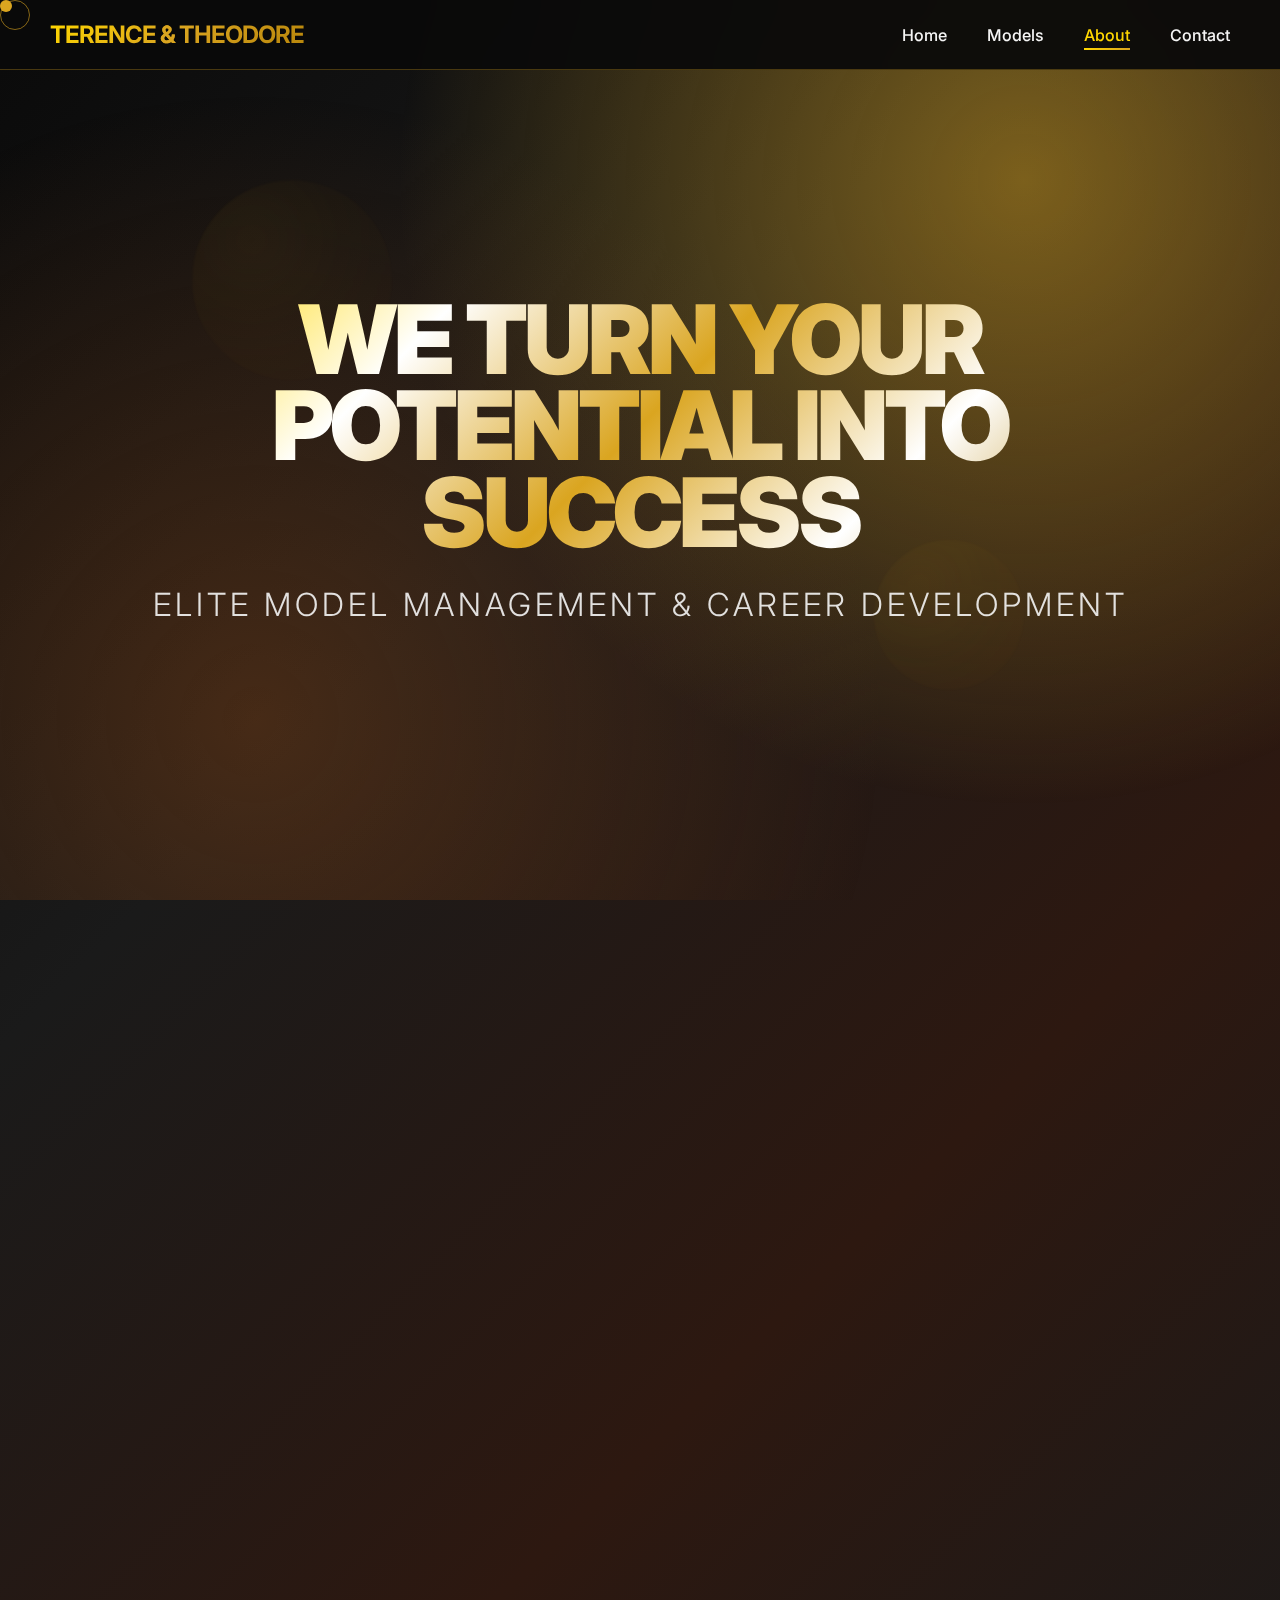
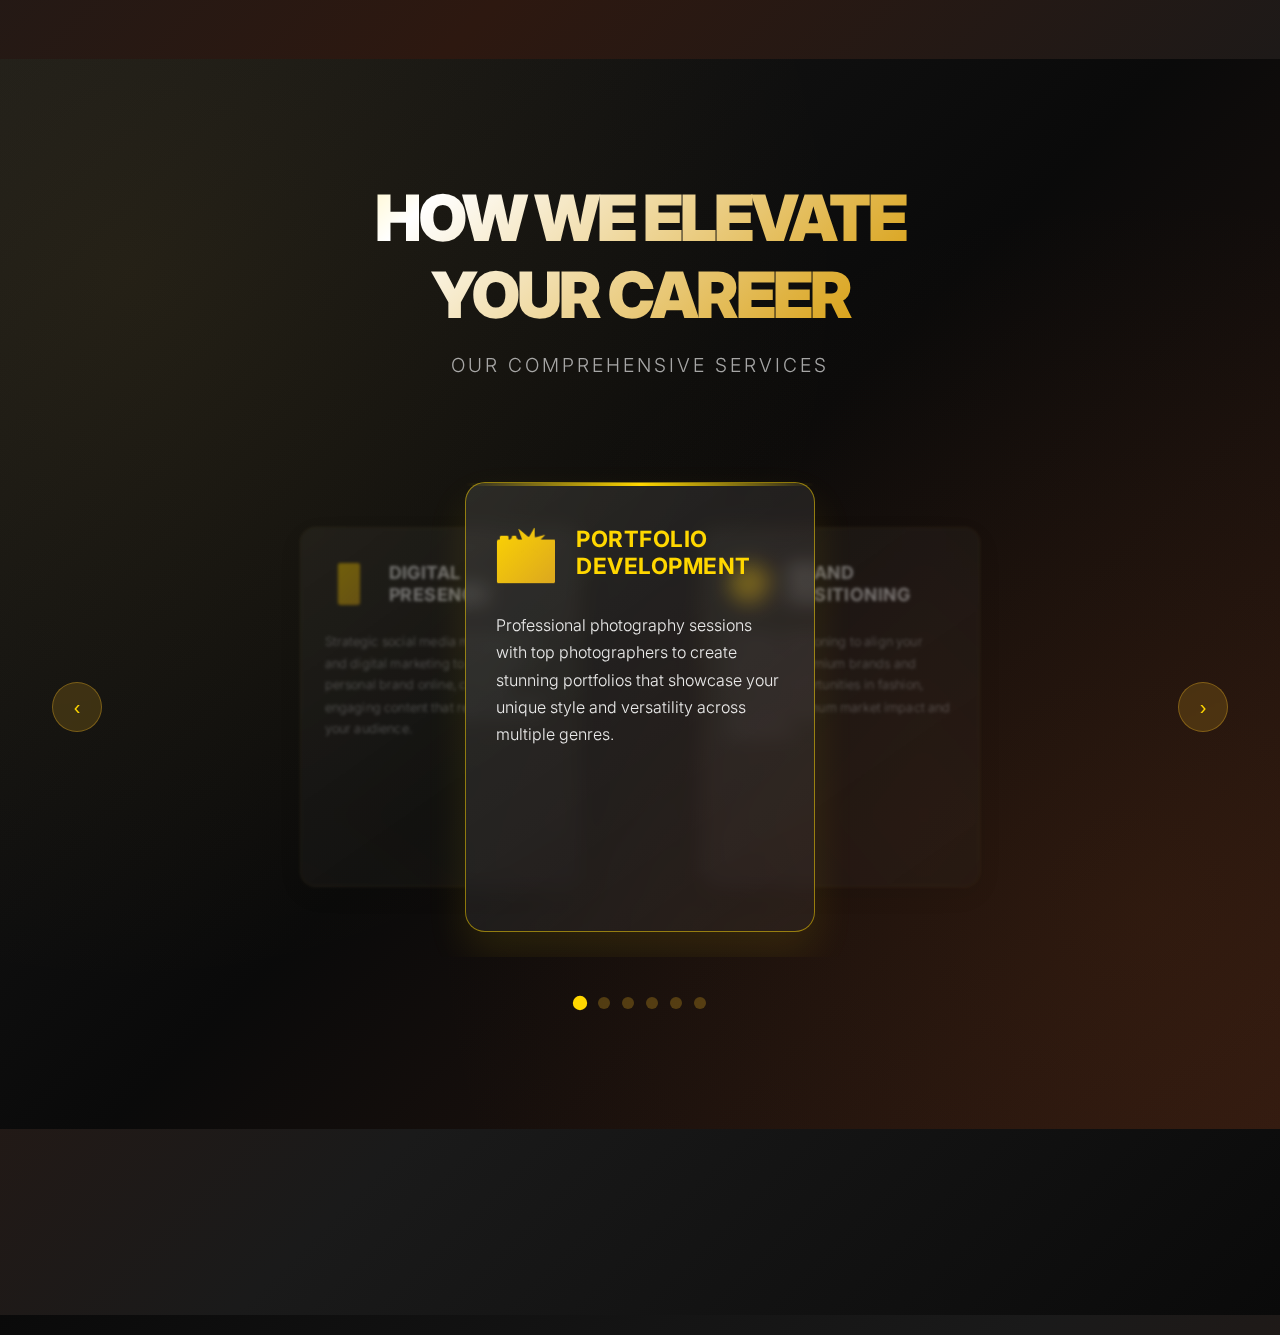
<file: about.html>
<!DOCTYPE html>
<html lang="en">
<head>
  <meta charset="UTF-8" />
  <meta name="viewport" content="width=device-width, initial-scale=1.0" />
  <title>About - Terence & Theodore Model Agency</title>
  <link href="https://fonts.googleapis.com/css2?family=Inter:wght@300;400;500;600;700;800;900&display=swap" rel="stylesheet" />
  <link rel="stylesheet" href="style.css" />
</head>

<style>

      * {
      margin: 0;
      padding: 0;
      box-sizing: border-box;
    }

    body {
      font-family: 'Inter', sans-serif;
      background: linear-gradient(135deg, #0a0a0a 0%, #1a1a1a 25%, #2d1810 50%, #1a1a1a 75%, #0a0a0a 100%);
      color: #f5f5f5;
      overflow-x: hidden;
      min-height: 100vh;
    }

    /* Background Elements */
    .animated-bg {
      position: fixed;
      top: 0;
      left: 0;
      width: 100%;
      height: 100%;
      z-index: -1;
      overflow: hidden;
    }

    .bg-orb {
      position: absolute;
      border-radius: 50%;
      background: radial-gradient(circle at 30% 30%, rgba(218, 165, 32, 0.15), rgba(184, 134, 11, 0.08), rgba(139, 69, 19, 0.04));
      animation: float 25s infinite ease-in-out;
    }

    .bg-orb:nth-child(1) {
      width: 200px;
      height: 200px;
      top: 20%;
      left: 15%;
    }

    .bg-orb:nth-child(2) {
      width: 150px;
      height: 150px;
      top: 60%;
      right: 20%;
      animation-delay: 10s;
    }

    @keyframes float {
      0%, 100% { transform: translate3d(0, 0, 0); }
      50% { transform: translate3d(15px, -10px, 0); }
    }

    /* Services Section */
    .services-section {
      padding: 120px 50px;
      background: linear-gradient(135deg, #1a1a1a 0%, #0a0a0a 50%, #2d1810 100%);
      position: relative;
      overflow: hidden;
    }

    .services-section::before {
      content: '';
      position: absolute;
      top: 0;
      left: 0;
      width: 100%;
      height: 100%;
      background: 
        radial-gradient(circle at 10% 20%, rgba(218, 165, 32, 0.08) 0%, transparent 50%),
        radial-gradient(circle at 90% 80%, rgba(139, 69, 19, 0.12) 0%, transparent 50%);
      z-index: 1;
    }

    .services-header {
      max-width: 1200px;
      margin: 0 auto 80px;
      text-align: center;
      position: relative;
      z-index: 2;
    }

    .services-title {
      font-size: clamp(2.5rem, 5vw, 4rem);
      font-weight: 900;
      text-transform: uppercase;
      letter-spacing: -3px;
      background: linear-gradient(135deg, #FFD700 0%, #FFFFFF 30%, #DAA520 70%, #FFD700 100%);
      -webkit-background-clip: text;
      background-clip: text;
      color: transparent;
      margin-bottom: 20px;
    }

    .services-subtitle {
      font-size: 1.2rem;
      color: #cccccc;
      font-weight: 300;
      letter-spacing: 3px;
      text-transform: uppercase;
      opacity: 0.8;
    }

    /* Simple Carousel */
    .carousel-container {
      max-width: 1200px;
      margin: 0 auto;
      position: relative;
      z-index: 2;
    }

    .carousel-wrapper {
      position: relative;
      height: 500px;
      display: flex;
      align-items: center;
      justify-content: center;
    }

    .service-card {
      position: absolute;
      width: 350px;
      height: 450px;
      background: linear-gradient(145deg, 
        rgba(255, 255, 255, 0.1) 0%, 
        rgba(255, 255, 255, 0.05) 100%);
      border-radius: 20px;
      padding: 40px 30px;
      backdrop-filter: blur(10px);
      border: 1px solid rgba(218, 165, 32, 0.2);
      transition: all 0.5s ease;
      cursor: pointer;
      opacity: 0;
      transform: translateX(400px) scale(0.8);
      box-shadow: 0 10px 30px rgba(0, 0, 0, 0.2);
    }

    .service-card.active {
      opacity: 1;
      transform: translateX(0) scale(1);
      border-color: rgba(255, 215, 0, 0.5);
      box-shadow: 0 20px 40px rgba(255, 215, 0, 0.1);
    }

    .service-card::before {
      content: '';
      position: absolute;
      top: 0;
      left: 0;
      right: 0;
      height: 3px;
      background: linear-gradient(90deg, transparent, #FFD700, transparent);
      opacity: 0;
      transition: opacity 0.3s ease;
    }

    .service-card.active::before {
      opacity: 1;
    }

    /* Card Content */
    .service-header {
      display: flex;
      align-items: center;
      margin-bottom: 30px;
    }

    .service-icon {
      font-size: 3rem;
      margin-right: 20px;
      background: linear-gradient(135deg, #FFD700, #DAA520);
      -webkit-background-clip: text;
      background-clip: text;
      color: transparent;
      transition: transform 0.3s ease;
    }

    .service-card.active .service-icon {
      transform: scale(1.1);
    }

    .service-name {
      font-size: 1.4rem;
      font-weight: 700;
      color: #ffffff;
      text-transform: uppercase;
      letter-spacing: 0.5px;
      line-height: 1.2;
      transition: color 0.3s ease;
    }

    .service-card.active .service-name {
      color: #FFD700;
    }

    .service-description {
      font-size: 1rem;
      color: #cccccc;
      line-height: 1.7;
      font-weight: 300;
      opacity: 0.9;
      transition: color 0.3s ease;
    }

    .service-card.active .service-description {
      color: #ffffff;
    }

    /* Navigation */
    .carousel-nav {
      position: absolute;
      top: 50%;
      transform: translateY(-50%);
      width: 50px;
      height: 50px;
      border-radius: 50%;
      background: rgba(218, 165, 32, 0.2);
      border: 1px solid rgba(218, 165, 32, 0.4);
      color: #FFD700;
      font-size: 20px;
      display: flex;
      align-items: center;
      justify-content: center;
      cursor: pointer;
      transition: all 0.3s ease;
      backdrop-filter: blur(5px);
      z-index: 10;
    }

    .carousel-nav:hover {
      background: rgba(255, 215, 0, 0.3);
      border-color: #FFD700;
      transform: translateY(-50%) scale(1.1);
    }

    .carousel-nav.prev {
      left: -500px;
    }

    .carousel-nav.next {
      right: -500px;
    }

    /* Indicators */
    .carousel-indicators {
      display: flex;
      justify-content: center;
      gap: 12px;
      margin-top: 40px;
    }

    .indicator {
      width: 12px;
      height: 12px;
      border-radius: 50%;
      background: rgba(218, 165, 32, 0.3);
      transition: all 0.3s ease;
      cursor: pointer;
    }

    .indicator.active {
      background: #FFD700;
      transform: scale(1.2);
    }

    /* Responsive Design */
    @media (max-width: 768px) {
      .services-section {
        padding: 80px 20px;
      }

      .carousel-wrapper {
        height: 400px;
      }

      .service-card {
        width: 300px;
        height: 380px;
        padding: 30px 25px;
      }

      .service-icon {
        font-size: 2.5rem;
        margin-right: 15px;
      }

      .service-name {
        font-size: 1.2rem;
      }

      .service-description {
        font-size: 0.9rem;
      }

      .carousel-nav {
        width: 40px;
        height: 40px;
        font-size: 18px;
      }

      .carousel-nav.prev {
        left: -20px;
      }

      .carousel-nav.next {
        right: -20px;
      }
    }

        .tt-agency-reset * {
      margin: 0;
      padding: 0;
      box-sizing: border-box;
    }

    .tt-agency-body {
      font-family: 'Inter', sans-serif;
      background: linear-gradient(135deg, #0a0a0a 0%, #1a1a1a 25%, #2d1810 50%, #1a1a1a 75%, #0a0a0a 100%);
      color: #f5f5f5;
      overflow-x: hidden;
      min-height: 100vh;
    }

    /* Background Elements */
    .tt-agency-animated-bg {
      position: fixed;
      top: 0;
      left: 0;
      width: 100%;
      height: 100%;
      z-index: -1;
      overflow: hidden;
    }

    .tt-agency-bg-orb {
      position: absolute;
      border-radius: 50%;
      background: radial-gradient(circle at 30% 30%, rgba(218, 165, 32, 0.15), rgba(184, 134, 11, 0.08), rgba(139, 69, 19, 0.04));
      animation: tt-agency-float 25s infinite ease-in-out;
    }

    .tt-agency-bg-orb:nth-child(1) {
      width: 200px;
      height: 200px;
      top: 20%;
      left: 15%;
    }

    .tt-agency-bg-orb:nth-child(2) {
      width: 150px;
      height: 150px;
      top: 60%;
      right: 20%;
      animation-delay: 10s;
    }

    @keyframes tt-agency-float {
      0%, 100% { transform: translate3d(0, 0, 0); }
      50% { transform: translate3d(15px, -10px, 0); }
    }

    /* Services Section */
    .tt-agency-services-section {
      padding: 120px 50px;
      background: linear-gradient(135deg, #1a1a1a 0%, #0a0a0a 50%, #2d1810 100%);
      position: relative;
      overflow: hidden;
    }

    .tt-agency-services-section::before {
      content: '';
      position: absolute;
      top: 0;
      left: 0;
      width: 100%;
      height: 100%;
      background: 
        radial-gradient(circle at 10% 20%, rgba(218, 165, 32, 0.08) 0%, transparent 50%),
        radial-gradient(circle at 90% 80%, rgba(139, 69, 19, 0.12) 0%, transparent 50%);
      z-index: 1;
    }

    .tt-agency-services-header {
      max-width: 1200px;
      margin: 0 auto 80px;
      text-align: center;
      position: relative;
      z-index: 2;
    }

    .tt-agency-services-title {
      font-size: clamp(2.5rem, 5vw, 4rem);
      font-weight: 900;
      text-transform: uppercase;
      letter-spacing: -3px;
      background: linear-gradient(135deg, #FFD700 0%, #FFFFFF 30%, #DAA520 70%, #FFD700 100%);
      -webkit-background-clip: text;
      background-clip: text;
      color: transparent;
      margin-bottom: 20px;
    }

    .tt-agency-services-subtitle {
      font-size: 1.2rem;
      color: #cccccc;
      font-weight: 300;
      letter-spacing: 3px;
      text-transform: uppercase;
      opacity: 0.8;
    }

    /* Enhanced Carousel with Background Cards */
    .tt-agency-carousel-container {
      max-width: 1200px;
      margin: 0 auto;
      position: relative;
      z-index: 2;
    }

    .tt-agency-carousel-wrapper {
      position: relative;
      height: 500px;
      display: flex;
      align-items: center;
      justify-content: center;
      overflow: hidden;
    }

    .tt-agency-service-card {
      position: absolute;
      width: 350px;
      height: 450px;
      background: linear-gradient(145deg, 
        rgba(255, 255, 255, 0.1) 0%, 
        rgba(255, 255, 255, 0.05) 100%);
      border-radius: 20px;
      padding: 40px 30px;
      backdrop-filter: blur(10px);
      border: 1px solid rgba(218, 165, 32, 0.2);
      transition: all 0.8s cubic-bezier(0.4, 0, 0.2, 1);
      cursor: pointer;
      box-shadow: 0 10px 30px rgba(0, 0, 0, 0.2);
      transform-origin: center;
    }

    /* Active card (center) */
    .tt-agency-service-card.tt-active {
      opacity: 1;
      transform: translateX(0) scale(1) translateZ(0);
      border-color: rgba(255, 215, 0, 0.5);
      box-shadow: 0 20px 40px rgba(255, 215, 0, 0.1);
      z-index: 10;
    }

    /* Previous card (left background) */
    .tt-agency-service-card.tt-prev {
      opacity: 0.4;
      transform: translateX(-200px) scale(0.8) translateZ(0);
      filter: blur(2px);
      z-index: 5;
    }

    /* Next card (right background) */
    .tt-agency-service-card.tt-next {
      opacity: 0.4;
      transform: translateX(200px) scale(0.8) translateZ(0);
      filter: blur(2px);
      z-index: 5;
    }

    /* Hidden cards */
    .tt-agency-service-card.tt-hidden {
      opacity: 0;
      transform: translateX(400px) scale(0.6) translateZ(0);
      z-index: 1;
    }

    .tt-agency-service-card::before {
      content: '';
      position: absolute;
      top: 0;
      left: 0;
      right: 0;
      height: 3px;
      background: linear-gradient(90deg, transparent, #FFD700, transparent);
      opacity: 0;
      transition: opacity 0.3s ease;
    }

    .tt-agency-service-card.tt-active::before {
      opacity: 1;
    }

    /* Card Content */
    .tt-agency-service-header {
      display: flex;
      align-items: center;
      margin-bottom: 30px;
    }

    .tt-agency-service-icon {
      font-size: 3rem;
      margin-right: 20px;
      background: linear-gradient(135deg, #FFD700, #DAA520);
      -webkit-background-clip: text;
      background-clip: text;
      color: transparent;
      transition: transform 0.3s ease;
    }

    .tt-agency-service-card.tt-active .tt-agency-service-icon {
      transform: scale(1.1);
    }

    .tt-agency-service-name {
      font-size: 1.4rem;
      font-weight: 700;
      color: #ffffff;
      text-transform: uppercase;
      letter-spacing: 0.5px;
      line-height: 1.2;
      transition: color 0.3s ease;
    }

    .tt-agency-service-card.tt-active .tt-agency-service-name {
      color: #FFD700;
    }

    .tt-agency-service-description {
      font-size: 1rem;
      color: #cccccc;
      line-height: 1.7;
      font-weight: 300;
      opacity: 0.9;
      transition: color 0.3s ease;
    }

    .tt-agency-service-card.tt-active .tt-agency-service-description {
      color: #ffffff;
    }

    /* Navigation */
    .tt-agency-carousel-nav {
      position: absolute;
      top: 50%;
      transform: translateY(-50%);
      width: 50px;
      height: 50px;
      border-radius: 50%;
      background: rgba(218, 165, 32, 0.2);
      border: 1px solid rgba(218, 165, 32, 0.4);
      color: #FFD700;
      font-size: 20px;
      display: flex;
      align-items: center;
      justify-content: center;
      cursor: pointer;
      transition: all 0.3s ease;
      backdrop-filter: blur(5px);
      z-index: 20;
    }

    .tt-agency-carousel-nav:hover {
      background: rgba(255, 215, 0, 0.3);
      border-color: #FFD700;
      transform: translateY(-50%) scale(1.1);
    }

    .tt-agency-carousel-nav.tt-prev {
      left: 2px;
    }

    .tt-agency-carousel-nav.tt-next {
      right: 2px;
    }

    /* Indicators */
    .tt-agency-carousel-indicators {
      display: flex;
      justify-content: center;
      gap: 12px;
      margin-top: 40px;
    }

    .tt-agency-indicator {
      width: 12px;
      height: 12px;
      border-radius: 50%;
      background: rgba(218, 165, 32, 0.3);
      transition: all 0.3s ease;
      cursor: pointer;
    }

    .tt-agency-indicator.tt-active {
      background: #FFD700;
      transform: scale(1.2);
    }

    /* Responsive Design */
    @media (max-width: 768px) {
      .tt-agency-services-section {
        padding: 80px 20px;
      }

      .tt-agency-carousel-wrapper {
        height: 400px;
      }

      .tt-agency-service-card {
        width: 300px;
        height: 380px;
        padding: 30px 25px;
      }

      .tt-agency-service-card.tt-prev {
        transform: translateX(-150px) scale(0.7) translateZ(0);
      }

      .tt-agency-service-card.tt-next {
        transform: translateX(150px) scale(0.7) translateZ(0);
      }

      .tt-agency-service-icon {
        font-size: 2.5rem;
        margin-right: 15px;
      }

      .tt-agency-service-name {
        font-size: 1.2rem;
      }

      .tt-agency-service-description {
        font-size: 0.9rem;
      }

      .tt-agency-carousel-nav {
        width: 40px;
        height: 40px;
        font-size: 18px;
      }

      .tt-agency-carousel-nav.tt-prev {
        left: -20px;
      }

      .tt-agency-carousel-nav.tt-next {
        right: -20px;
      }
    }

</style>
<body>
  <!-- Background -->
  <div class="animated-bg">
    <div class="bg-orb"></div>
    <div class="bg-orb"></div>
  </div>

  <div class="cursor"></div>
  <div class="cursor-follower"></div>

  <header>
    <div class="header-content">
      <a href="index.html" class="logo">TERENCE <span>&</span> THEODORE</a>
      
      <!-- Desktop Navigation -->
      <nav class="nav-desktop">
        <ul>
          <li><a href="index.html">Home</a></li>
          <li><a href="models.html">Models</a></li>
          <li><a href="about.html" class="active">About</a></li>
          <li><a href="contact.html">Contact</a></li>
        </ul>
      </nav>

      <!-- Mobile Navigation -->
      <nav class="nav-mobile">
        <button class="mobile-menu-btn">☰</button>
        <div class="mobile-menu">
          <ul>
            <li><a href="index.html">Home</a></li>
            <li><a href="models.html">Models</a></li>
            <li><a href="about.html" class="active">About</a></li>
            <li><a href="contact.html">Contact</a></li>
          </ul>
        </div>
      </nav>
    </div>
  </header>

  <section class="hero">
    <div class="hero-content">
      <h1 class="hero-title">WE TURN YOUR<br>POTENTIAL INTO<br>SUCCESS</h1>
      <p class="hero-subtitle">Elite Model Management & Career Development</p>
    </div>
  </section>

  <section class="about-content fade-in">
    <div class="about-container">
      <div class="about-text">
        <div class="about-highlight">Working with Terence & Theodore</div>
        <h2 class="about-title">WE UNITE TALENT<br>WITH OPPORTUNITY</h2>
        <p class="about-description">
          We're a team of industry experts who know how to market, manage, and elevate your modeling career. Our comprehensive approach ensures that every aspect of your professional journey is meticulously crafted for maximum impact.
        </p>
        <p class="about-description">
          From runway to editorial, commercial to luxury brands, we help our models realize their full potential in the fashion industry. Our commitment to excellence has made us the trusted choice for both emerging and established talent.
        </p>
      </div>
      <div class="about-visual">
        <div class="stat-card">
          <div class="stat-number">25+</div>
          <div class="stat-label">Years of Excellence</div>
        </div>
        <div class="stat-card">
          <div class="stat-number">150+</div>
          <div class="stat-label">Elite Models</div>
        </div>
        <div class="stat-card">
          <div class="stat-number">500+</div>
          <div class="stat-label">Brand Partnerships</div>
        </div>
      </div>
    </div>
  </section>



    <section class="tt-agency-services-section">
      <div class="tt-agency-services-header">
        <h2 class="tt-agency-services-title">HOW WE ELEVATE<br>YOUR CAREER</h2>
        <p class="tt-agency-services-subtitle">Our comprehensive services</p>
      </div>

      <div class="tt-agency-carousel-container">
        <div class="tt-agency-carousel-wrapper">
          <div class="tt-agency-service-card tt-active">
            <div class="tt-agency-service-header">
              <div class="tt-agency-service-icon">📸</div>
              <h3 class="tt-agency-service-name">Portfolio<br>Development</h3>
            </div>
            <p class="tt-agency-service-description">Professional photography sessions with top photographers to create stunning portfolios that showcase your unique style and versatility across multiple genres.</p>
          </div>
          
          <div class="tt-agency-service-card tt-hidden">
            <div class="tt-agency-service-header">
              <div class="tt-agency-service-icon">🎯</div>
              <h3 class="tt-agency-service-name">Brand<br>Positioning</h3>
            </div>
            <p class="tt-agency-service-description">Strategic positioning to align your image with premium brands and exclusive opportunities in fashion, ensuring maximum market impact and recognition.</p>
          </div>
          
          <div class="tt-agency-service-card tt-hidden">
            <div class="tt-agency-service-header">
              <div class="tt-agency-service-icon">⭐</div>
              <h3 class="tt-agency-service-name">Career<br>Management</h3>
            </div>
            <p class="tt-agency-service-description">Comprehensive career planning and management to ensure sustained growth and success in modeling, with personalized strategies for each stage of your journey.</p>
          </div>
          
          <div class="tt-agency-service-card tt-hidden">
            <div class="tt-agency-service-header">
              <div class="tt-agency-service-icon">🤝</div>
              <h3 class="tt-agency-service-name">Industry<br>Connections</h3>
            </div>
            <p class="tt-agency-service-description">Access to our extensive network of photographers, designers, and industry professionals worldwide, opening doors to exclusive opportunities and collaborations.</p>
          </div>
          
          <div class="tt-agency-service-card tt-hidden">
            <div class="tt-agency-service-header">
              <div class="tt-agency-service-icon">💼</div>
              <h3 class="tt-agency-service-name">Contract<br>Negotiation</h3>
            </div>
            <p class="tt-agency-service-description">Expert negotiation to secure the best terms and rates for your modeling contracts and partnerships, ensuring fair compensation and favorable conditions.</p>
          </div>
          
          <div class="tt-agency-service-card tt-hidden">
            <div class="tt-agency-service-header">
              <div class="tt-agency-service-icon">📱</div>
              <h3 class="tt-agency-service-name">Digital<br>Presence</h3>
            </div>
            <p class="tt-agency-service-description">Strategic social media management and digital marketing to build your personal brand online, creating engaging content that resonates with your audience.</p>
          </div>

          <button class="tt-agency-carousel-nav tt-prev" onclick="ttAgencyChangeSlide(-1)">‹</button>
          <button class="tt-agency-carousel-nav tt-next" onclick="ttAgencyChangeSlide(1)">›</button>
        </div>

        <div class="tt-agency-carousel-indicators" id="ttAgencyIndicators"></div>
      </div>
    </section>


  <footer class="fade-in">
    <div class="footer-content">
      <div class="footer-brand">
        <a href="index.html" class="footer-logo">TERENCE <span>&</span> THEODORE</a>
        <p class="footer-tagline">Premium Model Management</p>
      </div>
      <div class="footer-links">
        <a href="contact.html">Apply Now</a>
        <a href="about.html">About Us</a>
      </div>
      <div class="footer-copyright">
        © 2024 Terence & Theodore. All rights reserved.
      </div>
    </div>
  </footer>

   <script>
  // Cursor functionality (unchanged)
  let mouseX = 0, mouseY = 0;
  let cursorX = 0, cursorY = 0;
  let followerX = 0, followerY = 0;

  const cursor = document.querySelector('.cursor');
  const follower = document.querySelector('.cursor-follower');

  let ticking = false;

  document.addEventListener('mousemove', (e) => {
    mouseX = e.clientX;
    mouseY = e.clientY;
    if (!ticking) {
      requestAnimationFrame(updateCursor);
      ticking = true;
    }
  });

  function updateCursor() {
    cursorX += (mouseX - cursorX) * 0.9;
    cursorY += (mouseY - cursorY) * 0.9;

    followerX += (mouseX - followerX) * 0.15;
    followerY += (mouseY - followerY) * 0.15;

    cursor.style.transform = `translate(${cursorX - 6}px, ${cursorY - 6}px)`;
    follower.style.transform = `translate(${followerX - 15}px, ${followerY - 15}px)`;

    ticking = false;
  }

  document.addEventListener('mouseenter', () => {
    cursor.style.opacity = '1';
    follower.style.opacity = '0.6';
  });

  document.addEventListener('mouseleave', () => {
    cursor.style.opacity = '0';
    follower.style.opacity = '0';
  });

  // Fade-in animations
  const observerOptions = {
    threshold: 0.1,
    rootMargin: '0px 0px -50px 0px'
  };

  const observer = new IntersectionObserver((entries) => {
    entries.forEach(entry => {
      if (entry.isIntersecting) {
        entry.target.classList.add('visible');
        observer.unobserve(entry.target);
      }
    });
  }, observerOptions);

  document.querySelectorAll('.fade-in').forEach(el => observer.observe(el));

  // ============================
  // Carousel Functionality FIXED
  // ============================
    let ttAgencyCurrentSlide = 0;
    const ttAgencyCards = document.querySelectorAll('.tt-agency-service-card');
    const ttAgencyTotalCards = ttAgencyCards.length;
    const ttAgencyIndicatorsContainer = document.getElementById('ttAgencyIndicators');

    // Create indicators
    function ttAgencyCreateIndicators() {
      for (let i = 0; i < ttAgencyTotalCards; i++) {
        const indicator = document.createElement('div');
        indicator.className = 'tt-agency-indicator';
        if (i === 0) indicator.classList.add('tt-active');
        indicator.addEventListener('click', () => ttAgencyGoToSlide(i));
        ttAgencyIndicatorsContainer.appendChild(indicator);
      }
    }

    // Update indicators
    function ttAgencyUpdateIndicators() {
      const indicators = document.querySelectorAll('.tt-agency-indicator');
      indicators.forEach((indicator, index) => {
        indicator.classList.toggle('tt-active', index === ttAgencyCurrentSlide);
      });
    }

    // Position cards based on current slide
    function ttAgencyPositionCards() {
      ttAgencyCards.forEach((card, index) => {
        card.classList.remove('tt-active', 'tt-prev', 'tt-next', 'tt-hidden');
        
        if (index === ttAgencyCurrentSlide) {
          card.classList.add('tt-active');
        } else if (index === ttAgencyCurrentSlide - 1 || 
                  (ttAgencyCurrentSlide === 0 && index === ttAgencyTotalCards - 1)) {
          card.classList.add('tt-prev');
        } else if (index === ttAgencyCurrentSlide + 1 || 
                  (ttAgencyCurrentSlide === ttAgencyTotalCards - 1 && index === 0)) {
          card.classList.add('tt-next');
        } else {
          card.classList.add('tt-hidden');
        }
      });
    }

    // Go to specific slide
    function ttAgencyGoToSlide(slideIndex) {
      ttAgencyCurrentSlide = slideIndex;
      ttAgencyPositionCards();
      ttAgencyUpdateIndicators();
    }

    // Change slide (circular)
    function ttAgencyChangeSlide(direction) {
      ttAgencyCurrentSlide += direction;
      
      // Make it circular
      if (ttAgencyCurrentSlide < 0) {
        ttAgencyCurrentSlide = ttAgencyTotalCards - 1;
      } else if (ttAgencyCurrentSlide >= ttAgencyTotalCards) {
        ttAgencyCurrentSlide = 0;
      }
      
      ttAgencyGoToSlide(ttAgencyCurrentSlide);
    }

    // Touch support
    let ttAgencyTouchStartX = 0;
    let ttAgencyTouchEndX = 0;

    document.querySelector('.tt-agency-carousel-wrapper').addEventListener('touchstart', (e) => {
      ttAgencyTouchStartX = e.changedTouches[0].screenX;
    });

    document.querySelector('.tt-agency-carousel-wrapper').addEventListener('touchend', (e) => {
      ttAgencyTouchEndX = e.changedTouches[0].screenX;
      ttAgencyHandleSwipe();
    });

    function ttAgencyHandleSwipe() {
      const swipeThreshold = 50;
      const diff = ttAgencyTouchStartX - ttAgencyTouchEndX;
      
      if (Math.abs(diff) > swipeThreshold) {
        if (diff > 0) {
          ttAgencyChangeSlide(1); // Swipe left, go to next
        } else {
          ttAgencyChangeSlide(-1); // Swipe right, go to previous
        }
      }
    }

    // Keyboard navigation
    document.addEventListener('keydown', (e) => {
      if (e.key === 'ArrowLeft') {
        ttAgencyChangeSlide(-1);
      } else if (e.key === 'ArrowRight') {
        ttAgencyChangeSlide(1);
      }
    });

    // Initialize
    ttAgencyCreateIndicators();
    ttAgencyPositionCards();
  </script>

</body>
</html>
</file>
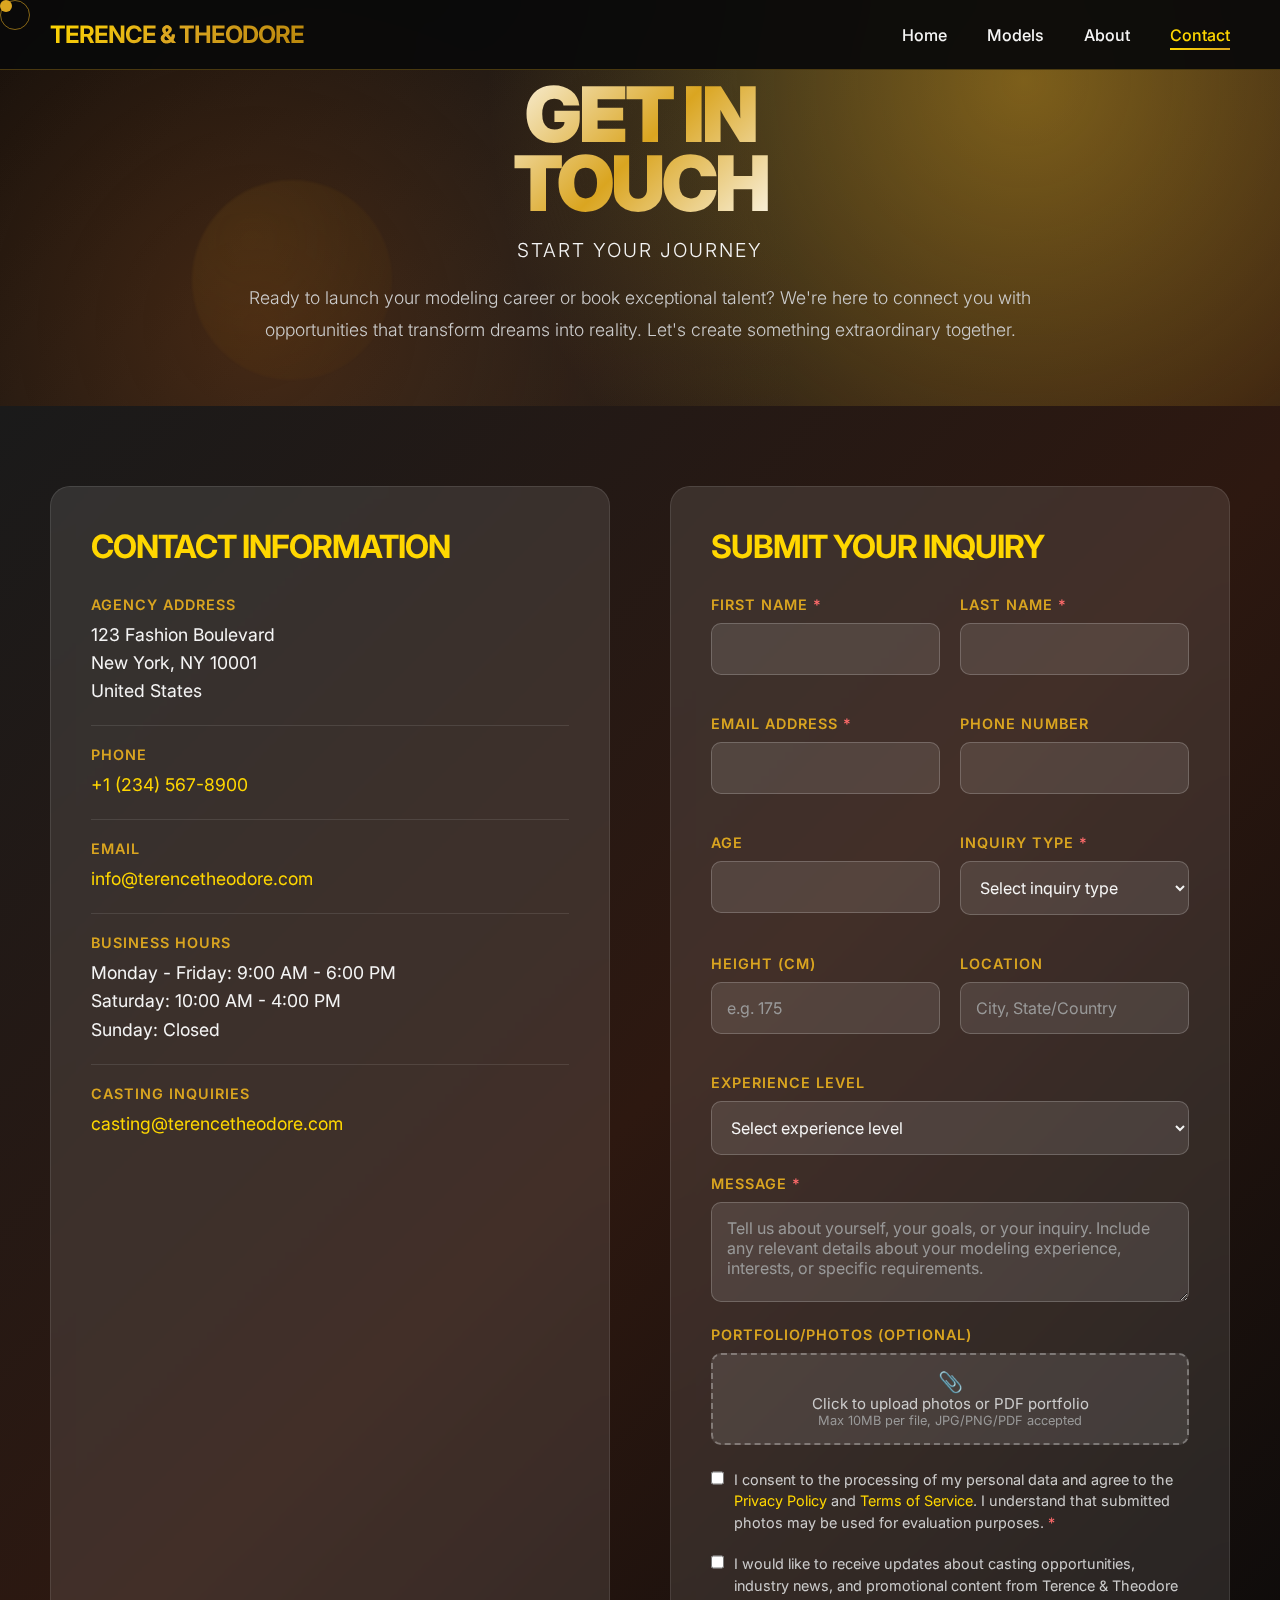
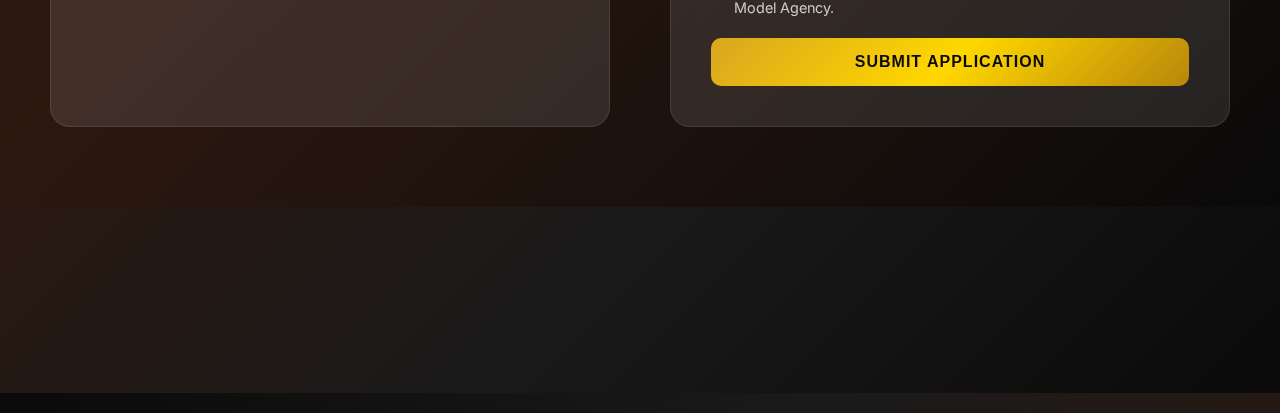
<file: contact.html>
<!DOCTYPE html>
<html lang="en">
<head>
  <meta charset="UTF-8" />
  <meta name="viewport" content="width=device-width, initial-scale=1.0" />
  <title>Contact - Terence & Theodore Model Agency</title>
  <link href="https://fonts.googleapis.com/css2?family=Inter:wght@300;400;500;600;700;800;900&display=swap" rel="stylesheet" />
    <link rel="stylesheet" href="style.css" />
</head>
<body>
  <!-- Background -->
  <div class="animated-bg">
    <div class="bg-orb"></div>
    <div class="bg-orb"></div>
  </div>

  <div class="cursor"></div>
  <div class="cursor-follower"></div>

  <header>
    <div class="header-content">
      <a href="index.html" class="logo">TERENCE <span>&</span> THEODORE</a>
      
      <!-- Desktop Navigation -->
      <nav class="nav-desktop">
        <ul>
          <li><a href="index.html">Home</a></li>
          <li><a href="models.html">Models</a></li>
          <li><a href="about.html">About</a></li>
          <li><a href="contact.html" class="active">Contact</a></li>
        </ul>
      </nav>

      <!-- Mobile Navigation -->
      <nav class="nav-mobile">
        <button class="mobile-menu-btn">☰</button>
        <div class="mobile-menu">
          <ul>
            <li><a href="index.html">Home</a></li>
            <li><a href="models.html">Models</a></li>
            <li><a href="about.html">About</a></li>
            <li><a href="contact.html" class="active">Contact</a></li>
          </ul>
        </div>
      </nav>
    </div>
  </header>

  <main>
    <section class="contact-hero">
      <div class="contact-hero-content">
        <h1 class="contact-title">GET IN<br>TOUCH</h1>
        <p class="contact-subtitle">Start Your Journey</p>
        <p class="contact-description">
          Ready to launch your modeling career or book exceptional talent? We're here to connect you with opportunities that transform dreams into reality. Let's create something extraordinary together.
        </p>
      </div>
    </section>

    <section class="contact-form-section fade-in">
      <div class="contact-container">
        <div class="contact-info">
          <h3>Contact Information</h3>
          
          <div class="info-item">
            <div class="info-label">Agency Address</div>
            <div class="info-text">
              123 Fashion Boulevard<br>
              New York, NY 10001<br>
              United States
            </div>
          </div>

          <div class="info-item">
            <div class="info-label">Phone</div>
            <div class="info-text">
              <a href="tel:+1234567890">+1 (234) 567-8900</a>
            </div>
          </div>

          <div class="info-item">
            <div class="info-label">Email</div>
            <div class="info-text">
              <a href="mailto:info@terencetheodore.com">info@terencetheodore.com</a>
            </div>
          </div>

          <div class="info-item">
            <div class="info-label">Business Hours</div>
            <div class="info-text">
              Monday - Friday: 9:00 AM - 6:00 PM<br>
              Saturday: 10:00 AM - 4:00 PM<br>
              Sunday: Closed
            </div>
          </div>

          <div class="info-item">
            <div class="info-label">Casting Inquiries</div>
            <div class="info-text">
              <a href="mailto:casting@terencetheodore.com">casting@terencetheodore.com</a>
            </div>
          </div>
        </div>

        <form class="contact-form" id="contactForm">
          <h3 class="form-title">Submit Your Inquiry</h3>
          
          <div class="form-grid">
            <div class="form-group">
              <label class="form-label" for="firstName">First Name <span class="required">*</span></label>
              <input type="text" id="firstName" name="firstName" class="form-input" required>
            </div>
            
            <div class="form-group">
              <label class="form-label" for="lastName">Last Name <span class="required">*</span></label>
              <input type="text" id="lastName" name="lastName" class="form-input" required>
            </div>
          </div>

          <div class="form-grid">
            <div class="form-group">
              <label class="form-label" for="email">Email Address <span class="required">*</span></label>
              <input type="email" id="email" name="email" class="form-input" required>
            </div>
            
            <div class="form-group">
              <label class="form-label" for="phone">Phone Number</label>
              <input type="tel" id="phone" name="phone" class="form-input">
            </div>
          </div>

          <div class="form-grid">
            <div class="form-group">
              <label class="form-label" for="age">Age</label>
              <input type="number" id="age" name="age" class="form-input" min="16" max="65">
            </div>
            
            <div class="form-group">
              <label class="form-label" for="inquiryType">Inquiry Type <span class="required">*</span></label>
              <select id="inquiryType" name="inquiryType" class="form-select" required>
                <option value="">Select inquiry type</option>
                <option value="model-application">Model Application</option>
                <option value="casting-booking">Casting & Booking</option>
                <option value="brand-collaboration">Brand Collaboration</option>
                <option value="general-inquiry">General Inquiry</option>
                <option value="media-press">Media & Press</option>
              </select>
            </div>
          </div>

          <div class="form-grid">
            <div class="form-group">
              <label class="form-label" for="height">Height (cm)</label>
              <input type="number" id="height" name="height" class="form-input" placeholder="e.g. 175">
            </div>
            
            <div class="form-group">
              <label class="form-label" for="location">Location</label>
              <input type="text" id="location" name="location" class="form-input" placeholder="City, State/Country">
            </div>
          </div>

          <div class="form-group full-width">
            <label class="form-label" for="experience">Experience Level</label>
            <select id="experience" name="experience" class="form-select">
              <option value="">Select experience level</option>
              <option value="beginner">Beginner (0-1 years)</option>
              <option value="intermediate">Intermediate (2-5 years)</option>
              <option value="experienced">Experienced (5+ years)</option>
              <option value="professional">Professional Model</option>
            </select>
          </div>

          <div class="form-group full-width">
            <label class="form-label" for="message">Message <span class="required">*</span></label>
            <textarea id="message" name="message" class="form-textarea" placeholder="Tell us about yourself, your goals, or your inquiry. Include any relevant details about your modeling experience, interests, or specific requirements." required></textarea>
          </div>

          <div class="form-group full-width">
            <label class="form-label" for="portfolio">Portfolio/Photos (Optional)</label>
            <div class="file-upload">
              <input type="file" id="portfolio" name="portfolio" accept="image/*,application/pdf" multiple>
              <label for="portfolio" class="file-upload-label">
                <div class="file-upload-text">
                  <div class="upload-icon">📎</div>
                  <div>Click to upload photos or PDF portfolio</div>
                  <div style="font-size: 0.8rem; color: #999;">Max 10MB per file, JPG/PNG/PDF accepted</div>
                </div>
              </label>
            </div>
          </div>

          <div class="checkbox-group">
            <input type="checkbox" id="consent" name="consent" class="checkbox-input" required>
            <label for="consent" class="checkbox-label">
              I consent to the processing of my personal data and agree to the <a href="#">Privacy Policy</a> and <a href="#">Terms of Service</a>. I understand that submitted photos may be used for evaluation purposes. <span class="required">*</span>
            </label>
          </div>

          <div class="checkbox-group">
            <input type="checkbox" id="marketing" name="marketing" class="checkbox-input">
            <label for="marketing" class="checkbox-label">
              I would like to receive updates about casting opportunities, industry news, and promotional content from Terence & Theodore Model Agency.
            </label>
          </div>

          <button type="submit" class="submit-btn">Submit Application</button>
        </form>
      </div>
    </section>
  </main>

  <footer class="fade-in">
    <div class="footer-content">
      <div class="footer-brand">
        <a href="index.html" class="footer-logo">TERENCE <span>&</span> THEODORE</a>
        <p class="footer-tagline">Premium Model Management</p>
      </div>
      <div class="footer-links">
        <a href="contact.html">Apply Now</a>
        <a href="about.html">About Us</a>
      </div>
      <div class="footer-copyright">
        © 2024 Terence & Theodore. All rights reserved.
      </div>
    </div>
  </footer>

  <script>
    // Cursor tracking
    let mouseX = 0, mouseY = 0;
    let cursorX = 0, cursorY = 0;
    let followerX = 0, followerY = 0;

    const cursor = document.querySelector('.cursor');
    const follower = document.querySelector('.cursor-follower');

    let ticking = false;
    
    document.addEventListener('mousemove', (e) => {
      mouseX = e.clientX;
      mouseY = e.clientY;
      
      if (!ticking) {
        requestAnimationFrame(updateCursor);
        ticking = true;
      }
    });

    function updateCursor() {
      cursorX += (mouseX - cursorX) * 0.9;
      cursorY += (mouseY - cursorY) * 0.9;
      
      followerX += (mouseX - followerX) * 0.15;
      followerY += (mouseY - followerY) * 0.15;
      
      cursor.style.transform = `translate(${cursorX - 6}px, ${cursorY - 6}px)`;
      follower.style.transform = `translate(${followerX - 15}px, ${followerY - 15}px)`;
      
      ticking = false;
    }

    document.addEventListener('mouseenter', () => {
      cursor.style.opacity = '1';
      follower.style.opacity = '0.6';
    });

    document.addEventListener('mouseleave', () => {
      cursor.style.opacity = '0';
      follower.style.opacity = '0';
    });

    // Intersection Observer for fade-in animations
    const observerOptions = {
      threshold: 0.1,
      rootMargin: '0px 0px -50px 0px'
    };

    const observer = new IntersectionObserver((entries) => {
      entries.forEach(entry => {
        if (entry.isIntersecting) {
          entry.target.classList.add('visible');
          observer.unobserve(entry.target);
        }
      });
    }, observerOptions);

    document.querySelectorAll('.fade-in').forEach(el => {
      observer.observe(el);
    });

    // File upload feedback
    const fileInput = document.getElementById('portfolio');
    const fileLabel = document.querySelector('.file-upload-label');
    
    fileInput.addEventListener('change', function() {
      const files = this.files;
      if (files.length > 0) {
        const fileNames = Array.from(files).map(file => file.name).join(', ');
        fileLabel.innerHTML = `
          <div class="file-upload-text">
            <div class="upload-icon">✓</div>
            <div>Files selected: ${files.length}</div>
            <div style="font-size: 0.8rem; color: #FFD700;">${fileNames.length > 50 ? fileNames.substring(0, 50) + '...' : fileNames}</div>
          </div>
        `;
        fileLabel.style.borderColor = '#DAA520';
        fileLabel.style.color = '#FFD700';
      }
    });

    // Form submission
    document.getElementById('contactForm').addEventListener('submit', function(e) {
      e.preventDefault();
      
      const submitBtn = document.querySelector('.submit-btn');
      const originalText = submitBtn.textContent;
      
      submitBtn.textContent = 'SUBMITTING...';
      submitBtn.disabled = true;
      
      // Simulate form submission
      setTimeout(() => {
        submitBtn.textContent = 'MESSAGE SENT!';
        submitBtn.style.background = 'linear-gradient(135deg, #28a745, #34d058)';
        
        setTimeout(() => {
          submitBtn.textContent = originalText;
          submitBtn.disabled = false;
          submitBtn.style.background = 'linear-gradient(135deg, #DAA520 0%, #FFD700 50%, #B8860B 100%)';
          this.reset();
          
          // Reset file upload display
          fileLabel.innerHTML = `
            <div class="file-upload-text">
              <div class="upload-icon">📎</div>
              <div>Click to upload photos or PDF portfolio</div>
              <div style="font-size: 0.8rem; color: #999;">Max 10MB per file, JPG/PNG/PDF accepted</div>
            </div>
          `;
          fileLabel.style.borderColor = 'rgba(255, 255, 255, 0.3)';
          fileLabel.style.color = '#cccccc';
        }, 2000);
      }, 1500);
    });
  </script>
</body>
</html>
</file>
<file: style.css>
* {
  margin: 0;
  padding: 0;
  box-sizing: border-box;
}

body {
  font-family: 'Inter', sans-serif;
  background: linear-gradient(135deg, #0a0a0a 0%, #1a1a1a 25%, #2d1810 50%, #1a1a1a 75%, #0a0a0a 100%);
  color: #f5f5f5;
  overflow-x: hidden;
  min-height: 100vh;
}

/* Background Elements */
.animated-bg {
  position: fixed;
  top: 0;
  left: 0;
  width: 100%;
  height: 100%;
  z-index: -1;
  overflow: hidden;
}

.bg-orb {
  position: absolute;
  border-radius: 50%;
  background: radial-gradient(circle at 30% 30%, rgba(218, 165, 32, 0.3), rgba(184, 134, 11, 0.2), rgba(139, 69, 19, 0.1));
  filter: blur(1px);
  animation: float-optimized 25s infinite ease-in-out;
  opacity: 0.4;
  will-change: transform;
}

.bg-orb:nth-child(1) {
  width: 200px;
  height: 200px;
  top: 20%;
  left: 15%;
  animation-duration: 30s;
}

.bg-orb:nth-child(2) {
  width: 150px;
  height: 150px;
  top: 60%;
  right: 20%;
  animation-duration: 35s;
  animation-delay: 10s;
}

@keyframes float-optimized {
  0%, 100% {
    transform: translate3d(0, 0, 0);
  }
  50% {
    transform: translate3d(30px, -20px, 0);
  }
}

/* Custom Cursor */
.cursor {
  position: fixed;
  width: 12px;
  height: 12px;
  border-radius: 50%;
  background: #DAA520;
  pointer-events: none;
  z-index: 9999;
  transition: transform 0.1s ease;
  opacity: 0;
}

.cursor-follower {
  position: fixed;
  width: 30px;
  height: 30px;
  border-radius: 50%;
  border: 1px solid #DAA520;
  pointer-events: none;
  z-index: 9998;
  opacity: 0.6;
  transition: all 0.2s ease;
}

/* Header */
header {
  position: fixed;
  top: 0;
  width: 100%;
  z-index: 1000;
  padding: 20px 50px;
  background: rgba(10, 10, 10, 0.95);
  backdrop-filter: blur(20px);
  border-bottom: 1px solid rgba(218, 165, 32, 0.3);
}

.header-content {
  display: flex;
  justify-content: space-between;
  align-items: center;
  max-width: 1400px;
  margin: 0 auto;
}

.logo {
  font-size: 24px;
  font-weight: 700;
  text-decoration: none;
  letter-spacing: -1px;
  background: linear-gradient(135deg, #FFD700, #DAA520, #B8860B);
  -webkit-background-clip: text;
  background-clip: text;
  color: transparent;
}

.logo span {
  color: #DAA520;
}

nav ul {
  display: flex;
  list-style: none;
  gap: 40px;
}

nav a {
  color: #f5f5f5;
  text-decoration: none;
  font-weight: 500;
  font-size: 16px;
  transition: all 0.2s ease;
  position: relative;
}

nav a::after {
  content: '';
  position: absolute;
  bottom: -5px;
  left: 0;
  width: 0;
  height: 2px;
  background: linear-gradient(90deg, #FFD700, #DAA520);
  transition: width 0.2s ease;
}

nav a:hover::after,
nav a.active::after {
  width: 100%;
}

nav a:hover,
nav a.active {
  color: #FFD700;
  transform: translateY(-1px);
}

/* Hero Section */
.hero {
  height: 100vh;
  display: flex;
  align-items: center;
  justify-content: center;
  position: relative;
  overflow: hidden;
}

.hero::before {
  content: '';
  position: absolute;
  top: 0;
  left: 0;
  width: 100%;
  height: 100%;
  background: 
    radial-gradient(circle at 20% 80%, rgba(139, 69, 19, 0.4) 0%, transparent 50%),
    radial-gradient(circle at 80% 20%, rgba(218, 165, 32, 0.5) 0%, transparent 50%);
  z-index: 1;
}

.hero-content {
  text-align: center;
  position: relative;
  z-index: 2;
  max-width: 1200px;
  padding: 0 50px;
  margin-top: 80px;
}

.hero-title {
  font-size: clamp(3rem, 8vw, 6rem);
  font-weight: 900;
  line-height: 0.9;
  margin-bottom: 30px;
  text-transform: uppercase;
  letter-spacing: -4px;
  background: linear-gradient(135deg, #FFD700 0%, #FFFFFF 25%, #DAA520 50%, #FFFFFF 75%, #B8860B 100%);
  -webkit-background-clip: text;
  background-clip: text;
  color: transparent;
  animation: titlePulse 4s ease-in-out infinite;
}

@keyframes titlePulse {
  0%, 100% {
    transform: scale(1);
  }
  50% {
    transform: scale(1.02);
  }
}

.hero-subtitle {
  font-size: clamp(1.2rem, 3vw, 2rem);
  font-weight: 300;
  color: #F5F5F5;
  margin-bottom: 60px;
  letter-spacing: 4px;
  text-transform: uppercase;
  opacity: 0.9;
}

.hero-cta {
  display: inline-block;
  padding: 20px 60px;
  background: linear-gradient(135deg, #DAA520 0%, #FFD700 50%, #B8860B 100%);
  color: #0a0a0a;
  text-decoration: none;
  font-weight: 700;
  font-size: 18px;
  text-transform: uppercase;
  letter-spacing: 2px;
  border-radius: 50px;
  border: 2px solid transparent;
  transition: all 0.4s ease;
  box-shadow: 0 15px 40px rgba(218, 165, 32, 0.4);
}

.hero-cta:hover {
  background: transparent;
  color: #FFD700;
  border: 2px solid #FFD700;
  transform: translateY(-5px);
  box-shadow: 0 20px 50px rgba(255, 215, 0, 0.6);
}

/* Numbers Section */
.numbers {
  padding: 80px 50px;
  background: linear-gradient(135deg, #1a1a1a 0%, #2d1810 50%, #0a0a0a 100%);
  position: relative;
}

.numbers-content {
  max-width: 1400px;
  margin: 0 auto;
  display: grid;
  grid-template-columns: repeat(auto-fit, minmax(200px, 1fr));
  gap: 40px;
  text-align: center;
}

.number-item {
  background: rgba(255, 255, 255, 0.1);
  padding: 40px 20px;
  border-radius: 20px;
  backdrop-filter: blur(10px);
  border: 1px solid rgba(255, 255, 255, 0.1);
  transition: all 0.3s ease;
}

.number-item:hover {
  transform: translateY(-10px);
  background: rgba(255, 255, 255, 0.15);
}

.number {
  font-size: 4rem;
  font-weight: 900;
  line-height: 1;
  margin-bottom: 20px;
  color: #ffffff;
}

.number-label {
  font-size: 1.1rem;
  font-weight: 500;
  text-transform: uppercase;
  letter-spacing: 2px;
  color: #cccccc;
}

/* Models Section */
.models {
  padding: 80px 50px;
  background: linear-gradient(135deg, #f7e7ce 0%, #8f5b23 100%);
  position: relative;
}

.models-header {
  max-width: 1400px;
  margin: 0 auto 60px;
  text-align: center;
}

.models-title {
  font-size: clamp(2.5rem, 6vw, 5rem);
  font-weight: 900;
  text-transform: uppercase;
  letter-spacing: -3px;
  color: #ffffff;
  margin-bottom: 20px;
}

.models-subtitle {
  font-size: 1.2rem;
  color: #2c2c2c;
  font-weight: 300;
  letter-spacing: 2px;
  text-transform: uppercase;
}

.models-grid {
  max-width: 1400px;
  margin: 0 auto;
  display: grid;
  grid-template-columns: repeat(auto-fit, minmax(300px, 1fr));
  gap: 30px;
}

.model-card {
  position: relative;
  aspect-ratio: 3/4;
  overflow: hidden;
  border-radius: 20px;
  background: rgba(255, 255, 255, 0.1);
  backdrop-filter: blur(10px);
  border: 1px solid rgba(255, 255, 255, 0.2);
  transition: all 0.3s ease;
}

.model-card:hover {
  transform: scale(1.03);
  box-shadow: 0 15px 30px rgba(0, 0, 0, 0.2);
}

.model-image {
  width: 100%;
  height: 100%;
  object-fit: cover;
  transition: transform 0.3s ease;
}

.model-card:hover .model-image {
  transform: scale(1.05);
}

.model-overlay {
  position: absolute;
  bottom: 0;
  left: 0;
  right: 0;
  padding: 20px;
  background: linear-gradient(transparent, rgba(0, 0, 0, 0.8));
  color: #ffffff;
  transform: translateY(100%);
  transition: transform 0.3s ease;
}

.model-card:hover .model-overlay {
  transform: translateY(0);
}

.model-name {
  font-size: 1.6rem;
  font-weight: 700;
  margin-bottom: 10px;
  text-transform: uppercase;
  letter-spacing: 1px;
}

.model-info {
  font-size: 0.95rem;
  color: rgba(255, 255, 255, 0.9);
  font-weight: 300;
}

/* Contact Section */
.contact-hero {
  text-align: center;
  padding: 80px 50px 60px;
  position: relative;
}

.contact-hero::before {
  content: '';
  position: absolute;
  top: 0;
  left: 0;
  width: 100%;
  height: 100%;
  background: 
    radial-gradient(circle at 20% 80%, rgba(139, 69, 19, 0.4) 0%, transparent 50%),
    radial-gradient(circle at 80% 20%, rgba(218, 165, 32, 0.5) 0%, transparent 50%);
  z-index: 1;
}

.contact-hero-content {
  position: relative;
  z-index: 2;
  max-width: 800px;
  margin: 0 auto;
}

.contact-title {
  font-size: clamp(2.5rem, 6vw, 5rem);
  font-weight: 900;
  line-height: 0.9;
  margin-bottom: 20px;
  text-transform: uppercase;
  letter-spacing: -3px;
  background: linear-gradient(135deg, #FFD700 0%, #FFFFFF 25%, #DAA520 50%, #FFFFFF 75%, #B8860B 100%);
  -webkit-background-clip: text;
  background-clip: text;
  color: transparent;
}

.contact-subtitle {
  font-size: 1.2rem;
  font-weight: 300;
  color: #F5F5F5;
  margin-bottom: 20px;
  letter-spacing: 2px;
  text-transform: uppercase;
}

.contact-description {
  font-size: 1.1rem;
  color: #cccccc;
  line-height: 1.8;
  font-weight: 300;
}

/* Contact Form Section */
.contact-form-section {
  padding: 80px 50px;
  background: linear-gradient(135deg, #1a1a1a 0%, #2d1810 50%, #0a0a0a 100%);
}

.contact-container {
  max-width: 1200px;
  margin: 0 auto;
  display: grid;
  grid-template-columns: 1fr 1fr;
  gap: 60px;
}

.contact-info,
.contact-form {
  background: rgba(255, 255, 255, 0.1);
  padding: 40px;
  border-radius: 20px;
  backdrop-filter: blur(10px);
  border: 1px solid rgba(255, 255, 255, 0.1);
}

.contact-info h3,
.form-title {
  font-size: 2rem;
  font-weight: 700;
  color: #FFD700;
  margin-bottom: 30px;
  text-transform: uppercase;
  letter-spacing: -1px;
}

.info-item {
  margin-bottom: 20px;
  padding-bottom: 20px;
  border-bottom: 1px solid rgba(255, 255, 255, 0.1);
}

.info-item:last-child {
  border-bottom: none;
  margin-bottom: 0;
  padding-bottom: 0;
}

.info-label {
  font-size: 0.9rem;
  color: #DAA520;
  text-transform: uppercase;
  letter-spacing: 1px;
  font-weight: 600;
  margin-bottom: 8px;
}

.info-text {
  font-size: 1.1rem;
  color: #f5f5f5;
  font-weight: 400;
  line-height: 1.6;
}

.info-text a {
  color: #FFD700;
  text-decoration: none;
  transition: color 0.3s ease;
}

.info-text a:hover {
  color: #ffffff;
}

.form-grid {
  display: grid;
  grid-template-columns: 1fr 1fr;
  gap: 20px;
  margin-bottom: 20px;
}

.form-group {
  margin-bottom: 20px;
}

.form-group.full-width {
  grid-column: 1 / -1;
}

.form-label {
  display: block;
  font-size: 0.9rem;
  color: #DAA520;
  text-transform: uppercase;
  letter-spacing: 1px;
  font-weight: 600;
  margin-bottom: 10px;
}

.required {
  color: #ff6b6b;
}

.form-input,
.form-select,
.form-textarea {
  width: 100%;
  padding: 15px;
  background: rgba(255, 255, 255, 0.1);
  border: 1px solid rgba(255, 255, 255, 0.2);
  border-radius: 10px;
  color: #f5f5f5;
  font-size: 16px;
  font-family: 'Inter', sans-serif;
  transition: all 0.3s ease;
}

.form-input:focus,
.form-select:focus,
.form-textarea:focus {
  outline: none;
  border-color: #DAA520;
  background: rgba(255, 255, 255, 0.15);
}

.form-input::placeholder,
.form-textarea::placeholder {
  color: #999999;
}

.form-select {
  cursor: pointer;
}

.form-select option {
  background: #1a1a1a;
  color: #f5f5f5;
}

.form-textarea {
  resize: vertical;
  min-height: 100px;
}

.checkbox-group {
  display: flex;
  align-items: flex-start;
  gap: 10px;
  margin-bottom: 20px;
}

.checkbox-input {
  width: 18px;
  height: 18px;
  accent-color: #DAA520;
  cursor: pointer;
}

.checkbox-label {
  color: #cccccc;
  font-size: 0.9rem;
  line-height: 1.5;
  cursor: pointer;
}

.checkbox-label a {
  color: #FFD700;
  text-decoration: none;
}

.checkbox-label a:hover {
  text-decoration: underline;
}

.submit-btn {
  width: 100%;
  padding: 15px;
  background: linear-gradient(135deg, #DAA520 0%, #FFD700 50%, #B8860B 100%);
  color: #0a0a0a;
  border: none;
  border-radius: 10px;
  font-size: 16px;
  font-weight: 700;
  text-transform: uppercase;
  letter-spacing: 1px;
  cursor: pointer;
  transition: all 0.3s ease;
}

.submit-btn:hover {
  background: transparent;
  color: #FFD700;
  border: 2px solid #FFD700;
  transform: translateY(-2px);
}

.file-upload {
  position: relative;
  overflow: hidden;
  display: inline-block;
  width: 100%;
}

.file-upload input[type=file] {
  position: absolute;
  left: -9999px;
}

.file-upload-label {
  display: block;
  width: 100%;
  padding: 15px;
  background: rgba(255, 255, 255, 0.1);
  border: 2px dashed rgba(255, 255, 255, 0.3);
  border-radius: 10px;
  color: #cccccc;
  text-align: center;
  cursor: pointer;
  transition: all 0.3s ease;
  font-size: 15px;
}

.file-upload-label:hover {
  border-color: #DAA520;
  background: rgba(255, 255, 255, 0.15);
  color: #FFD700;
}

.upload-icon {
  font-size: 20px;
  color: #DAA520;
}

/* About Section */
.about-content {
  padding: 80px 50px;
  background: linear-gradient(135deg, #1a1a1a 0%, #2d1810 50%, #0a0a0a 100%);
}

.about-container {
  max-width: 1400px;
  margin: 0 auto;
  display: grid;
  grid-template-columns: 1fr 1fr;
  gap: 60px;
  align-items: center;
}

.about-text {
  position: relative;
}

.about-title {
  font-size: clamp(2rem, 5vw, 4rem);
  font-weight: 900;
  text-transform: uppercase;
  letter-spacing: -2px;
  color: #ffffff;
  margin-bottom: 30px;
}

.about-description {
  font-size: 1.1rem;
  color: #cccccc;
  line-height: 1.8;
  margin-bottom: 20px;
  font-weight: 300;
}

.about-highlight {
  font-size: 1.3rem;
  color: #FFD700;
  font-weight: 600;
  letter-spacing: 1px;
  text-transform: uppercase;
  margin-bottom: 20px;
}

.about-visual {
  display: flex;
  flex-direction: column;
  gap: 15px;
}

.stat-card {
  background: rgba(255, 255, 255, 0.1);
  padding: 25px;
  border-radius: 15px;
  backdrop-filter: blur(10px);
  border: 1px solid rgba(255, 255, 255, 0.1);
  transition: all 0.3s ease;
}

.stat-card:hover {
  transform: translateX(10px);
  background: rgba(255, 255, 255, 0.15);
}

.stat-number {
  font-size: 2.2rem;
  font-weight: 900;
  color: #FFD700;
  margin-bottom: 10px;
}

.stat-label {
  font-size: 0.95rem;
  color: #cccccc;
  text-transform: uppercase;
  letter-spacing: 1px;
}

/* Services Section */
.services-section {
  padding: 80px 50px;
  background: linear-gradient(135deg, #1a1a1a 0%, #0a0a0a 50%, #2d1810 100%);
  position: relative;
}

.services-section::before {
  content: '';
  position: absolute;
  top: 0;
  left: 0;
  width: 100%;
  height: 100%;
  background: 
    radial-gradient(circle at 10% 20%, rgba(218, 165, 32, 0.1) 0%, transparent 40%),
    radial-gradient(circle at 90% 80%, rgba(139, 69, 19, 0.15) 0%, transparent 40%);
  z-index: 1;
}

.services-header {
  max-width: 1200px;
  margin: 0 auto 40px;
  text-align: center;
  position: relative;
  z-index: 2;
}

.services-title {
  font-size: clamp(2rem, 4vw, 3.5rem);
  font-weight: 800;
  text-transform: uppercase;
  letter-spacing: -2px;
  background: linear-gradient(135deg, #FFD700 0%, #FFFFFF 50%, #DAA520 100%);
  -webkit-background-clip: text;
  background-clip: text;
  color: transparent;
  margin-bottom: 15px;
}

.services-subtitle {
  font-size: 1rem;
  color: #cccccc;
  font-weight: 400;
  letter-spacing: 2px;
  text-transform: uppercase;
}

.carousel-container {
  max-width: 1400px;
  margin: 0 auto;
  overflow: hidden;
  position: relative;
  padding: 0 20px;
}

.carousel-track {
  display: flex;
  gap: 30px;
  transition: transform 0.6s cubic-bezier(0.25, 0.46, 0.45, 0.94);
  will-change: transform;
  width: max-content;
}


.service-card {
  flex: 0 0 300px;
  margin: 0;
  min-width: 300px;
  max-width: 100%;
  background: linear-gradient(145deg, rgba(255, 255, 255, 0.1), rgba(255, 255, 255, 0.05));
  padding: 25px;
  border-radius: 15px;
  backdrop-filter: blur(10px);
  border: 1px solid rgba(218, 165, 32, 0.2);
  transition: all 0.3s ease;
}

@media (max-width: 1024px) {
  .service-card {
    flex: 0 0 calc(100% / 2 - 30px);
  }
}

@media (max-width: 640px) {
  .service-card {
    flex: 0 0 100%;
  }
}


.service-card:hover {
  transform: translateY(-5px);
  background: linear-gradient(145deg, rgba(255, 255, 255, 0.15), rgba(255, 255, 255, 0.08));
  border-color: rgba(218, 165, 32, 0.4);
}

.service-card::before {
  content: '';
  position: absolute;
  top: 0;
  left: 0;
  width: 100%;
  height: 2px;
  background: linear-gradient(90deg, #FFD700, #DAA520, #B8860B);
  opacity: 0;
  transition: opacity 0.3s ease;
}

.service-card:hover::before {
  opacity: 1;
}

.service-header {
  display: flex;
  align-items: center;
  margin-bottom: 15px;
}

.service-icon {
  font-size: 1.8rem;
  margin-right: 12px;
  color: #FFD700;
  background: rgba(255, 215, 0, 0.1);
  padding: 8px;
  border-radius: 8px;
  min-width: 45px;
  text-align: center;
}

.service-name {
  font-size: 1.1rem;
  font-weight: 600;
  color: #ffffff;
  text-transform: uppercase;
  letter-spacing: 0.5px;
}

.service-description {
  font-size: 0.9rem;
  color: #cccccc;
  line-height: 1.5;
  font-weight: 300;
}

.carousel-nav {
  display: flex;
  justify-content: center;
  gap: 10px;
  margin-top: 140px;
}

.carousel-btn {
  background: rgba(218, 165, 32, 0.2);
  border: 1px solid rgba(218, 165, 32, 0.3);
  color: #FFD700;
  padding: 10px 14px;
  border-radius: 8px;
  cursor: pointer;
  font-size: 1rem;
  transition: all 0.3s ease;
  backdrop-filter: blur(10px);
}

.carousel-btn:hover {
  background: rgba(218, 165, 32, 0.4);
  border-color: rgba(218, 165, 32, 0.6);
  transform: translateY(-2px);
}

.carousel-indicators {
  display: flex;
  justify-content: center;
  gap: 6px;
  margin: 0 15px;
}

.indicator {
  width: 6px;
  height: 6px;
  border-radius: 50%;
  background: rgba(218, 165, 32, 0.3);
  transition: all 0.3s ease;
  cursor: pointer;
}

.indicator.active {
  background: #FFD700;
  transform: scale(1.2);
}

/* Mission Section */
.mission-section {
  padding: 80px 50px;
  background: linear-gradient(135deg, #0a0a0a 0%, #1a1a1a 25%, #2d1810 50%, #1a1a1a 75%, #0a0a0a 100%);
}

.mission-content {
  max-width: 1000px;
  margin: 0 auto;
  text-align: center;
}

.mission-title {
  font-size: clamp(2rem, 5vw, 4rem);
  font-weight: 900;
  text-transform: uppercase;
  letter-spacing: -2px;
  color: #ffffff;
  margin-bottom: 30px;
}

.mission-text {
  font-size: 1.3rem;
  color: #cccccc;
  line-height: 1.8;
  margin-bottom: 40px;
  font-weight: 300;
}

.mission-cta {
  display: inline-block;
  padding: 15px 50px;
  background: linear-gradient(135deg, #DAA520 0%, #FFD700 50%, #B8860B 100%);
  color: #0a0a0a;
  text-decoration: none;
  font-weight: 700;
  font-size: 16px;
  text-transform: uppercase;
  letter-spacing: 1px;
  border-radius: 50px;
  border: 2px solid transparent;
  transition: all 0.3s ease;
}

.mission-cta:hover {
  background: transparent;
  color: #FFD700;
  border: 2px solid #FFD700;
  transform: translateY(-2px);
}

/* Carousel Section */
.carousel-section {
  padding: 60px 0;
  position: relative;
}

.carousel-container {
  position: relative;
  height: 500px;
  display: flex;
  align-items: center;
  justify-content: center;
  overflow: hidden;
}

.carousel-card {
  position: absolute;
  width: 260px;
  height: 390px;
  border-radius: 15px;
  overflow: hidden;
  cursor: pointer;
  transition: all 0.3s cubic-bezier(0.4, 0, 0.2, 1);
  box-shadow: 0 10px 20px rgba(0, 0, 0, 0.3);
  will-change: transform;
}

.carousel-card.active {
  width: 300px;
  height: 450px;
  z-index: 10;
  box-shadow: 0 15px 30px rgba(218, 165, 32, 0.3);
  border: 2px solid rgba(218, 165, 32, 0.5);
}

.carousel-card.left-2 {
  transform: translate3d(-300px, 0, 0) scale(0.75);
  opacity: 0.2;
  z-index: 1;
}

.carousel-card.left-1 {
  transform: translate3d(-150px, 0, 0) scale(0.85);
  opacity: 0.5;
  z-index: 2;
}

.carousel-card.right-1 {
  transform: translate3d(150px, 0, 0) scale(0.85);
  opacity: 0.5;
  z-index: 2;
}

.carousel-card.right-2 {
  transform: translate3d(300px, 0, 0) scale(0.75);
  opacity: 0.2;
  z-index: 1;
}

.model-card-image {
  width: 100%;
  height: 100%;
  object-fit: cover;
  transition: transform 0.2s ease;
}

.carousel-card:hover .model-card-image {
  transform: scale(1.01);
}

.model-card-overlay {
  position: absolute;
  bottom: 0;
  left: 0;
  right: 0;
  padding: 15px;
  background: linear-gradient(transparent, rgba(0, 0, 0, 0.8));
  color: white;
  transform: translateY(100%);
  transition: transform 0.2s ease;
}

.carousel-card:hover .model-card-overlay,
.carousel-card.active .model-card-overlay {
  transform: translateY(0);
}

.model-card-name {
  font-size: 1.2rem;
  font-weight: 700;
  margin-bottom: 5px;
  text-transform: uppercase;
  letter-spacing: 1px;
}

.model-card-specialty {
  font-size: 0.85rem;
  color: rgba(255, 255, 255, 0.8);
  font-weight: 300;
}

.carousel-nav {
  position: absolute;
  top: 50%;
  transform: translateY(-50%);
  width: 50px;
  height: 50px;
  border-radius: 50%;
  background: rgba(218, 165, 32, 0.2);
  border: 2px solid rgba(218, 165, 32, 0.4);
  color: #FFD700;
  font-size: 20px;
  display: flex;
  align-items: center;
  justify-content: center;
  cursor: pointer;
  transition: all 0.2s ease;
  z-index: 20;
}

.carousel-nav:hover {
  background: rgba(218, 165, 32, 0.3);
  border-color: #FFD700;
  transform: translateY(-50%) scale(1.02);
}

.carousel-nav.prev {
  left: 15px;
}

.carousel-nav.next {
  right: 15px;
}

/* Modal */
.modal {
  position: fixed;
  top: 0;
  left: 0;
  width: 100%;
  height: 100%;
  background: rgba(0, 0, 0, 0.9);
  z-index: 2000;
  opacity: 0;
  visibility: hidden;
  transition: all 0.2s ease;
  backdrop-filter: blur(5px);
  overflow-y: auto;
}

.modal.active {
  opacity: 1;
  visibility: visible;
}

.modal-content {
  position: relative;
  width: 95%;
  max-width: 1100px;
  margin: 20px auto;
  background: linear-gradient(135deg, #1a1a1a, #2d2d2d);
  border-radius: 15px;
  overflow: hidden;
  border: 2px solid rgba(218, 165, 32, 0.3);
  min-height: calc(100vh - 40px);
}

.modal-close {
  position: absolute;
  top: 15px;
  right: 15px;
  width: 35px;
  height: 35px;
  border: none;
  background: rgba(218, 165, 32, 0.2);
  border-radius: 50%;
  color: #FFD700;
  font-size: 18px;
  cursor: pointer;
  transition: all 0.2s ease;
  display: flex;
  align-items: center;
  justify-content: center;
}

.modal-close:hover {
  background: rgba(218, 165, 32, 0.3);
  transform: scale(1.05);
}

.modal-body {
  display: grid;
  grid-template-columns: 1fr 1fr;
  min-height: 500px;
}

.modal-gallery {
  position: relative;
  background: #000;
  overflow: hidden;
  display: flex;
  flex-direction: column;
}

.gallery-main {
  width: 100%;
  height: 100%;
  object-fit: cover;
  flex: 1;
  min-height: 350px;
}

.gallery-thumbnails {
  display: flex;
  gap: 8px;
  padding: 12px;
  background: rgba(0, 0, 0, 0.8);
  justify-content: center;
}

.gallery-thumb {
  width: 50px;
  height: 65px;
  object-fit: cover;
  border-radius: 6px;
  cursor: pointer;
  transition: all 0.2s ease;
  border: 2px solid transparent;
}

.gallery-thumb:hover,
.gallery-thumb.active {
  border-color: #FFD700;
  transform: scale(1.02);
}

.modal-info {
  padding: 30px;
  display: flex;
  flex-direction: column;
  background: linear-gradient(135deg, rgba(26, 26, 26, 0.9), rgba(45, 45, 45, 0.9));
  backdrop-filter: blur(10px);
  overflow-y: auto;
}

.model-name {
  font-size: 2rem;
  font-weight: 900;
  text-transform: uppercase;
  letter-spacing: -1px;
  margin-bottom: 10px;
  background: linear-gradient(135deg, #FFD700, #DAA520);
  -webkit-background-clip: text;
  background-clip: text;
  color: transparent;
}

.model-specialty {
  font-size: 1rem;
  color: #DAA520;
  font-weight: 500;
  margin-bottom: 20px;
  text-transform: uppercase;
  letter-spacing: 1px;
}

.model-description {
  font-size: 0.95rem;
  line-height: 1.5;
  color: #cccccc;
  margin-bottom: 25px;
  font-weight: 300;
}

.model-stats {
  margin-bottom: 25px;
}

.stat-row {
  display: flex;
  justify-content: space-between;
  margin-bottom: 10px;
  padding-bottom: 6px;
  border-bottom: 1px solid rgba(255, 255, 255, 0.1);
}

.stat-label {
  font-weight: 500;
  color: #FFD700;
  font-size: 0.9rem;
}

.stat-value {
  color: #ffffff;
  font-size: 0.9rem;
}

.social-links {
  display: flex;
  gap: 12px;
  margin-top: auto;
}

.social-link {
  width: 40px;
  height: 40px;
  border-radius: 50%;
  background: rgba(218, 165, 32, 0.2);
  border: 2px solid rgba(218, 165, 32, 0.3);
  display: flex;
  align-items: center;
  justify-content: center;
  color: #FFD700;
  text-decoration: none;
  font-size: 16px;
  transition: all 0.2s ease;
}

.social-link:hover {
  background: rgba(218, 165, 32, 0.3);
  border-color: #FFD700;
  transform: scale(1.02);
}

/* Footer */
footer {
  padding: 60px 50px;
  background: linear-gradient(135deg, #946e41 0%, #643e19 100%);
  color: #e0e0e0;
  text-align: center;
}


.footer-content {
  max-width: 1400px;
  margin: 0 auto;
  background: rgba(255, 255, 255, 0.15);
  padding: 40px;
  border-radius: 20px;
  backdrop-filter: blur(10px);
  border: 1px solid rgba(255, 255, 255, 0.2);
}

.footer-title {
  font-size: 2.5rem;
  font-weight: 900;
  margin-bottom: 20px;
  text-transform: uppercase;
  letter-spacing: -2px;
  color: #ffffff;
}

.footer-text {
  font-size: 1.1rem;
  color: #2c2c2c;
  margin-bottom: 30px;
  font-weight: 300;
}

.footer-links {
  display: flex;
  justify-content: center;
  gap: 20px;
  margin-bottom: 30px;
  flex-wrap: wrap;
}

.footer-links a {
  color: #2c2c2c;
  text-decoration: none;
  font-weight: 500;
  font-size: 1rem;
  padding: 8px 16px;
  border-radius: 20px;
  background: rgba(255, 255, 255, 0.2);
  transition: all 0.3s ease;
}

.footer-links a:hover {
  color: #ffffff;
  background: rgba(0, 0, 0, 0.3);
  transform: translateY(-2px);
}

.footer-bottom {
  font-size: 0.85rem;
  color: #666666;
  font-weight: 300;
}

/* Animations */
.fade-in {
  opacity: 0;
  transform: translateY(20px);
  transition: all 0.5s ease;
}

.fade-in.visible {
  opacity: 1;
  transform: translateY(0);
}

/* Responsive Design */
@media (max-width: 968px) {
  .contact-container {
    grid-template-columns: 1fr;
    gap: 40px;
  }

  .about-container {
    grid-template-columns: 1fr;
    gap: 40px;
  }
}

@media (max-width: 768px) {
  header {
    padding: 15px 30px;
  }

  nav ul {
    gap: 20px;
  }

  nav a {
    font-size: 14px;
  }

  .hero-content {
    padding: 0 30px;
    margin-top: 60px;
  }

  .hero-title {
    font-size: clamp(2.5rem, 8vw, 4rem);
    letter-spacing: -2px;
  }

  .numbers,
  .models,
  .about-content,
  .services-section,
  .mission-section,
  .contact-form-section,
  .contact-hero {
    padding: 60px 30px;
  }

  .numbers-content {
    grid-template-columns: repeat(2, 1fr);
    gap: 30px;
  }

  .models-grid {
    grid-template-columns: 1fr;
    gap: 20px;
  }

  .contact-info,
  .contact-form {
    padding: 30px;
  }

  .form-grid {
    grid-template-columns: 1fr;
    gap: 15px;
  }

  .carousel-container {
    height: 400px;
    padding: 0 15px;
  }

  .carousel-card {
    width: 220px;
    height: 330px;
  }

  .carousel-card.active {
    width: 250px;
    height: 375px;
  }

  .carousel-card.left-2,
  .carousel-card.right-2 {
    display: none;
  }

  .carousel-card.left-1 {
    transform: translate3d(-100px, 0, 0) scale(0.8);
  }

  .carousel-card.right-1 {
    transform: translate3d(100px, 0, 0) scale(0.8);
  }

  .modal-content {
    width: 98%;
    margin: 10px auto;
    min-height: calc(100vh - 20px);
  }

  .modal-body {
    grid-template-columns: 1fr;
  }

  .modal-info {
    padding: 20px;
  }

  .model-name {
    font-size: 1.8rem;
  }

  .gallery-thumbnails {
    padding: 10px;
  }

  .gallery-thumb {
    width: 45px;
    height: 60px;
  }

  .footer-content {
    padding: 30px;
  }

  .footer-links {
    flex-direction: column;
    gap: 10px;
  }

  .bg-orb {
    width: 100px !important;
    height: 100px !important;
  }
}

    * {
      margin: 0;
      padding: 0;
      box-sizing: border-box;
    }

    body {
      font-family: 'Inter', sans-serif;
      background: linear-gradient(135deg, #0a0a0a 0%, #1a1a1a 25%, #2d1810 50%, #1a1a1a 75%, #0a0a0a 100%);
      color: #f5f5f5;
      overflow-x: hidden;
      min-height: 100vh;
    }

    /* Background Elements */
    .animated-bg {
      position: fixed;
      top: 0;
      left: 0;
      width: 100%;
      height: 100%;
      z-index: -1;
      overflow: hidden;
    }

    .bg-orb {
      position: absolute;
      border-radius: 50%;
      background: radial-gradient(circle at 30% 30%, rgba(218, 165, 32, 0.3), rgba(184, 134, 11, 0.2), rgba(139, 69, 19, 0.1));
      filter: blur(1px);
      animation: float-optimized 25s infinite ease-in-out;
      opacity: 0.4;
      will-change: transform;
    }

    .bg-orb:nth-child(1) {
      width: 200px;
      height: 200px;
      top: 20%;
      left: 15%;
      animation-duration: 30s;
    }

    .bg-orb:nth-child(2) {
      width: 150px;
      height: 150px;
      top: 60%;
      right: 20%;
      animation-duration: 35s;
      animation-delay: 10s;
    }

    @keyframes float-optimized {
      0%, 100% {
        transform: translate3d(0, 0, 0);
      }
      50% {
        transform: translate3d(30px, -20px, 0);
      }
    }

    /* Custom Cursor */
    .cursor {
      position: fixed;
      width: 12px;
      height: 12px;
      border-radius: 50%;
      background: #DAA520;
      pointer-events: none;
      z-index: 9999;
      transition: transform 0.1s ease;
      opacity: 0;
    }

    .cursor-follower {
      position: fixed;
      width: 30px;
      height: 30px;
      border-radius: 50%;
      border: 1px solid #DAA520;
      pointer-events: none;
      z-index: 9998;
      opacity: 0.6;
      transition: all 0.2s ease;
    }

    /* Header */
    header {
      position: fixed;
      top: 0;
      width: 100%;
      z-index: 1000;
      padding: 20px 50px;
      background: rgba(10, 10, 10, 0.95);
      backdrop-filter: blur(20px);
      border-bottom: 1px solid rgba(218, 165, 32, 0.3);
      transition: all 0.3s ease;
    }

    .header-content {
      display: flex;
      justify-content: space-between;
      align-items: center;
      max-width: 1400px;
      margin: 0 auto;
    }

    .logo {
      font-size: 24px;
      font-weight: 700;
      text-decoration: none;
      letter-spacing: -1px;
      background: linear-gradient(135deg, #FFD700, #DAA520, #B8860B);
      -webkit-background-clip: text;
      background-clip: text;
      color: transparent;
    }

    .logo span {
      color: #DAA520;
    }

    /* Desktop Navigation */
    .nav-desktop {
      display: flex;
    }

    .nav-desktop ul {
      display: flex;
      list-style: none;
      gap: 40px;
    }

    .nav-desktop a {
      color: #f5f5f5;
      text-decoration: none;
      font-weight: 500;
      font-size: 16px;
      transition: all 0.2s ease;
      position: relative;
    }

    .nav-desktop a::after {
      content: '';
      position: absolute;
      bottom: -5px;
      left: 0;
      width: 0;
      height: 2px;
      background: linear-gradient(90deg, #FFD700, #DAA520);
      transition: width 0.2s ease;
    }

    .nav-desktop a:hover::after,
    .nav-desktop a.active::after {
      width: 100%;
    }

    .nav-desktop a:hover,
    .nav-desktop a.active {
      color: #FFD700;
      transform: translateY(-1px);
    }

    /* Mobile Navigation */
    .nav-mobile {
      display: none;
      position: relative;
    }

    .mobile-menu-btn {
      background: none;
      border: none;
      color: #f5f5f5;
      font-size: 24px;
      cursor: pointer;
      padding: 5px;
      transition: all 0.2s ease;
    }

    .mobile-menu-btn:hover {
      color: #FFD700;
    }

    .mobile-menu {
      position: absolute;
      top: 100%;
      right: 0;
      background: rgba(10, 10, 10, 0.95);
      backdrop-filter: blur(20px);
      border: 1px solid rgba(218, 165, 32, 0.3);
      border-radius: 10px;
      min-width: 200px;
      opacity: 0;
      visibility: hidden;
      transform: translateY(-10px);
      transition: all 0.3s ease;
      margin-top: 10px;
    }

    .mobile-menu.active {
      opacity: 1;
      visibility: visible;
      transform: translateY(0);
    }

    .mobile-menu ul {
      list-style: none;
      padding: 10px 0;
    }

    .mobile-menu a {
      display: block;
      color: #f5f5f5;
      text-decoration: none;
      padding: 12px 20px;
      font-weight: 500;
      transition: all 0.2s ease;
    }

    .mobile-menu a:hover,
    .mobile-menu a.active {
      color: #FFD700;
      background: rgba(218, 165, 32, 0.1);
    }

    /* Hero Section */
    .hero {
      height: 100vh;
      display: flex;
      align-items: center;
      justify-content: center;
      position: relative;
      overflow: hidden;
    }

    .hero::before {
      content: '';
      position: absolute;
      top: 0;
      left: 0;
      width: 100%;
      height: 100%;
      background: 
        radial-gradient(circle at 20% 80%, rgba(139, 69, 19, 0.4) 0%, transparent 50%),
        radial-gradient(circle at 80% 20%, rgba(218, 165, 32, 0.5) 0%, transparent 50%);
      z-index: 1;
    }

    .hero-content {
      text-align: center;
      position: relative;
      z-index: 2;
      max-width: 1200px;
      padding: 0 50px;
      margin-top: 80px;
    }

    .hero-title {
      font-size: clamp(3rem, 8vw, 6rem);
      font-weight: 900;
      line-height: 0.9;
      margin-bottom: 30px;
      text-transform: uppercase;
      letter-spacing: -4px;
      background: linear-gradient(135deg, #FFD700 0%, #FFFFFF 25%, #DAA520 50%, #FFFFFF 75%, #B8860B 100%);
      -webkit-background-clip: text;
      background-clip: text;
      color: transparent;
      animation: titlePulse 4s ease-in-out infinite;
    }

    @keyframes titlePulse {
      0%, 100% {
        transform: scale(1);
      }
      50% {
        transform: scale(1.02);
      }
    }

    .hero-subtitle {
      font-size: clamp(1.2rem, 3vw, 2rem);
      font-weight: 300;
      color: #F5F5F5;
      margin-bottom: 60px;
      letter-spacing: 4px;
      text-transform: uppercase;
      opacity: 0.9;
    }

    .hero-cta {
      display: inline-block;
      padding: 20px 60px;
      background: linear-gradient(135deg, #DAA520 0%, #FFD700 50%, #B8860B 100%);
      color: #0a0a0a;
      text-decoration: none;
      font-weight: 700;
      font-size: 18px;
      text-transform: uppercase;
      letter-spacing: 2px;
      border-radius: 50px;
      border: 2px solid transparent;
      transition: all 0.4s ease;
      box-shadow: 0 15px 40px rgba(218, 165, 32, 0.4);
    }

    .hero-cta:hover {
      background: transparent;
      color: #FFD700;
      border: 2px solid #FFD700;
      transform: translateY(-5px);
      box-shadow: 0 20px 50px rgba(255, 215, 0, 0.6);
    }

    /* Numbers Section */
    .numbers {
      padding: 80px 50px;
      background: linear-gradient(135deg, #1a1a1a 0%, #2d1810 50%, #0a0a0a 100%);
      position: relative;
    }

    .numbers-content {
      max-width: 1400px;
      margin: 0 auto;
      display: grid;
      grid-template-columns: repeat(auto-fit, minmax(200px, 1fr));
      gap: 40px;
      text-align: center;
    }

    .number-item {
      background: rgba(255, 255, 255, 0.1);
      padding: 40px 20px;
      border-radius: 20px;
      backdrop-filter: blur(10px);
      border: 1px solid rgba(255, 255, 255, 0.1);
      transition: all 0.3s ease;
    }

    .number-item:hover {
      transform: translateY(-10px);
      background: rgba(255, 255, 255, 0.15);
    }

    .number {
      font-size: 4rem;
      font-weight: 900;
      line-height: 1;
      margin-bottom: 20px;
      color: #ffffff;
    }

    .number-label {
      font-size: 1.1rem;
      font-weight: 500;
      text-transform: uppercase;
      letter-spacing: 2px;
      color: #cccccc;
    }

    /* Models Section */
    .models {
      padding: 80px 50px;
      background: linear-gradient(135deg, #544123 0%, #885839 100%);
      position: relative;
    }

    .models-header {
      max-width: 1400px;
      margin: 0 auto 60px;
      text-align: center;
    }

    .models-title {
      font-size: clamp(2.5rem, 6vw, 5rem);
      font-weight: 900;
      text-transform: uppercase;
      letter-spacing: -3px;
      color: #ffffff;
      margin-bottom: 20px;
    }

    .models-subtitle {
      font-size: 1.2rem;
      color: #2c2c2c;
      font-weight: 300;
      letter-spacing: 2px;
      text-transform: uppercase;
    }

    .models-grid {
      max-width: 1400px;
      margin: 0 auto;
      display: grid;
      grid-template-columns: repeat(auto-fit, minmax(300px, 1fr));
      gap: 30px;
    }

    .model-card {
      position: relative;
      aspect-ratio: 3/4;
      overflow: hidden;
      border-radius: 20px;
      background: rgba(255, 255, 255, 0.1);
      backdrop-filter: blur(10px);
      border: 1px solid rgba(255, 255, 255, 0.2);
      transition: all 0.3s ease;
    }

    .model-card:hover {
      transform: scale(1.03);
      box-shadow: 0 15px 30px rgba(0, 0, 0, 0.2);
    }

    .model-image {
      width: 100%;
      height: 100%;
      object-fit: cover;
      transition: transform 0.3s ease;
    }

    .model-card:hover .model-image {
      transform: scale(1.05);
    }

    .model-overlay {
      position: absolute;
      bottom: 0;
      left: 0;
      right: 0;
      padding: 20px;
      background: linear-gradient(transparent, rgba(0, 0, 0, 0.8));
      color: #ffffff;
      transform: translateY(100%);
      transition: transform 0.3s ease;
    }

    .model-card:hover .model-overlay {
      transform: translateY(0);
    }

    .model-name {
      font-size: 1.6rem;
      font-weight: 700;
      margin-bottom: 10px;
      text-transform: uppercase;
      letter-spacing: 1px;
    }

    .model-info {
      font-size: 0.95rem;
      color: rgba(255, 255, 255, 0.9);
      font-weight: 300;
    }

    /* Footer - Updated to match header style */
    footer {
      position: relative;
      padding: 20px 50px;
      background: rgba(10, 10, 10, 0.95);
      backdrop-filter: blur(20px);
      border-top: 1px solid rgba(218, 165, 32, 0.3);
      color: #f5f5f5;
    }

    .footer-content {
      display: flex;
      justify-content: space-between;
      align-items: center;
      max-width: 1400px;
      margin: 0 auto;
      flex-wrap: wrap;
      gap: 20px;
    }

    .footer-brand {
      display: flex;
      flex-direction: column;
      gap: 10px;
    }

    .footer-logo {
      font-size: 20px;
      font-weight: 700;
      text-decoration: none;
      letter-spacing: -1px;
      background: linear-gradient(135deg, #FFD700, #DAA520, #B8860B);
      -webkit-background-clip: text;
      background-clip: text;
      color: transparent;
    }

    .footer-logo span {
      color: #DAA520;
    }

    .footer-tagline {
      font-size: 0.9rem;
      color: #cccccc;
      font-weight: 300;
    }

    .footer-links {
      display: flex;
      gap: 30px;
      align-items: center;
    }

    .footer-links a {
      color: #f5f5f5;
      text-decoration: none;
      font-weight: 500;
      font-size: 14px;
      transition: all 0.2s ease;
      position: relative;
    }

    .footer-links a::after {
      content: '';
      position: absolute;
      bottom: -3px;
      left: 0;
      width: 0;
      height: 1px;
      background: linear-gradient(90deg, #FFD700, #DAA520);
      transition: width 0.2s ease;
    }

    .footer-links a:hover::after {
      width: 100%;
    }

    .footer-links a:hover {
      color: #FFD700;
      transform: translateY(-1px);
    }

    .footer-copyright {
      font-size: 0.8rem;
      color: #999;
      font-weight: 300;
    }

    /* Animations */
    .fade-in {
      opacity: 0;
      transform: translateY(20px);
      transition: all 0.5s ease;
    }

    .fade-in.visible {
      opacity: 1;
      transform: translateY(0);
    }

    /* Mobile Responsiveness */
    @media (max-width: 768px) {
      /* Hide desktop nav, show mobile nav */
      .nav-desktop {
        display: none;
      }

      .nav-mobile {
        display: block;
      }

      /* Header adjustments */
      header {
        padding: 15px 20px;
      }

      .logo {
        font-size: 20px;
      }

      /* Hero section mobile */
      .hero-content {
        padding: 0 20px;
        margin-top: 60px;
      }

      .hero-title {
        font-size: clamp(2.5rem, 12vw, 4rem);
        letter-spacing: -2px;
        margin-bottom: 20px;
      }

      .hero-subtitle {
        font-size: clamp(1rem, 4vw, 1.5rem);
        letter-spacing: 2px;
        margin-bottom: 40px;
      }

      .hero-cta {
        padding: 15px 40px;
        font-size: 16px;
        letter-spacing: 1px;
      }

      /* Numbers section mobile */
      .numbers {
        padding: 60px 20px;
      }

      .numbers-content {
        grid-template-columns: repeat(2, 1fr);
        gap: 20px;
      }

      .number-item {
        padding: 30px 15px;
      }

      .number {
        font-size: 2.5rem;
        margin-bottom: 15px;
      }

      .number-label {
        font-size: 0.9rem;
      }

      /* Models section mobile */
      .models {
        padding: 60px 20px;
      }

      .models-grid {
        grid-template-columns: 1fr;
        gap: 20px;
      }

      .model-card {
        min-height: 400px;
      }

      /* Footer mobile */
      footer {
        padding: 20px;
      }

      .footer-content {
        flex-direction: column;
        text-align: center;
        gap: 15px;
      }

      .footer-links {
        flex-direction: column;
        gap: 15px;
      }

      .footer-links a {
        font-size: 16px;
      }

      /* Hide cursor on mobile */
      .cursor,
      .cursor-follower {
        display: none;
      }

      /* Smaller background orbs on mobile */
      .bg-orb {
        width: 100px !important;
        height: 100px !important;
      }
    }

    /* Extra small screens */
    @media (max-width: 480px) {
      .numbers-content {
        grid-template-columns: 1fr;
      }

      .models-grid {
        grid-template-columns: 1fr;
      }

      .model-card {
        min-height: 350px;
      }
    }
</file>
